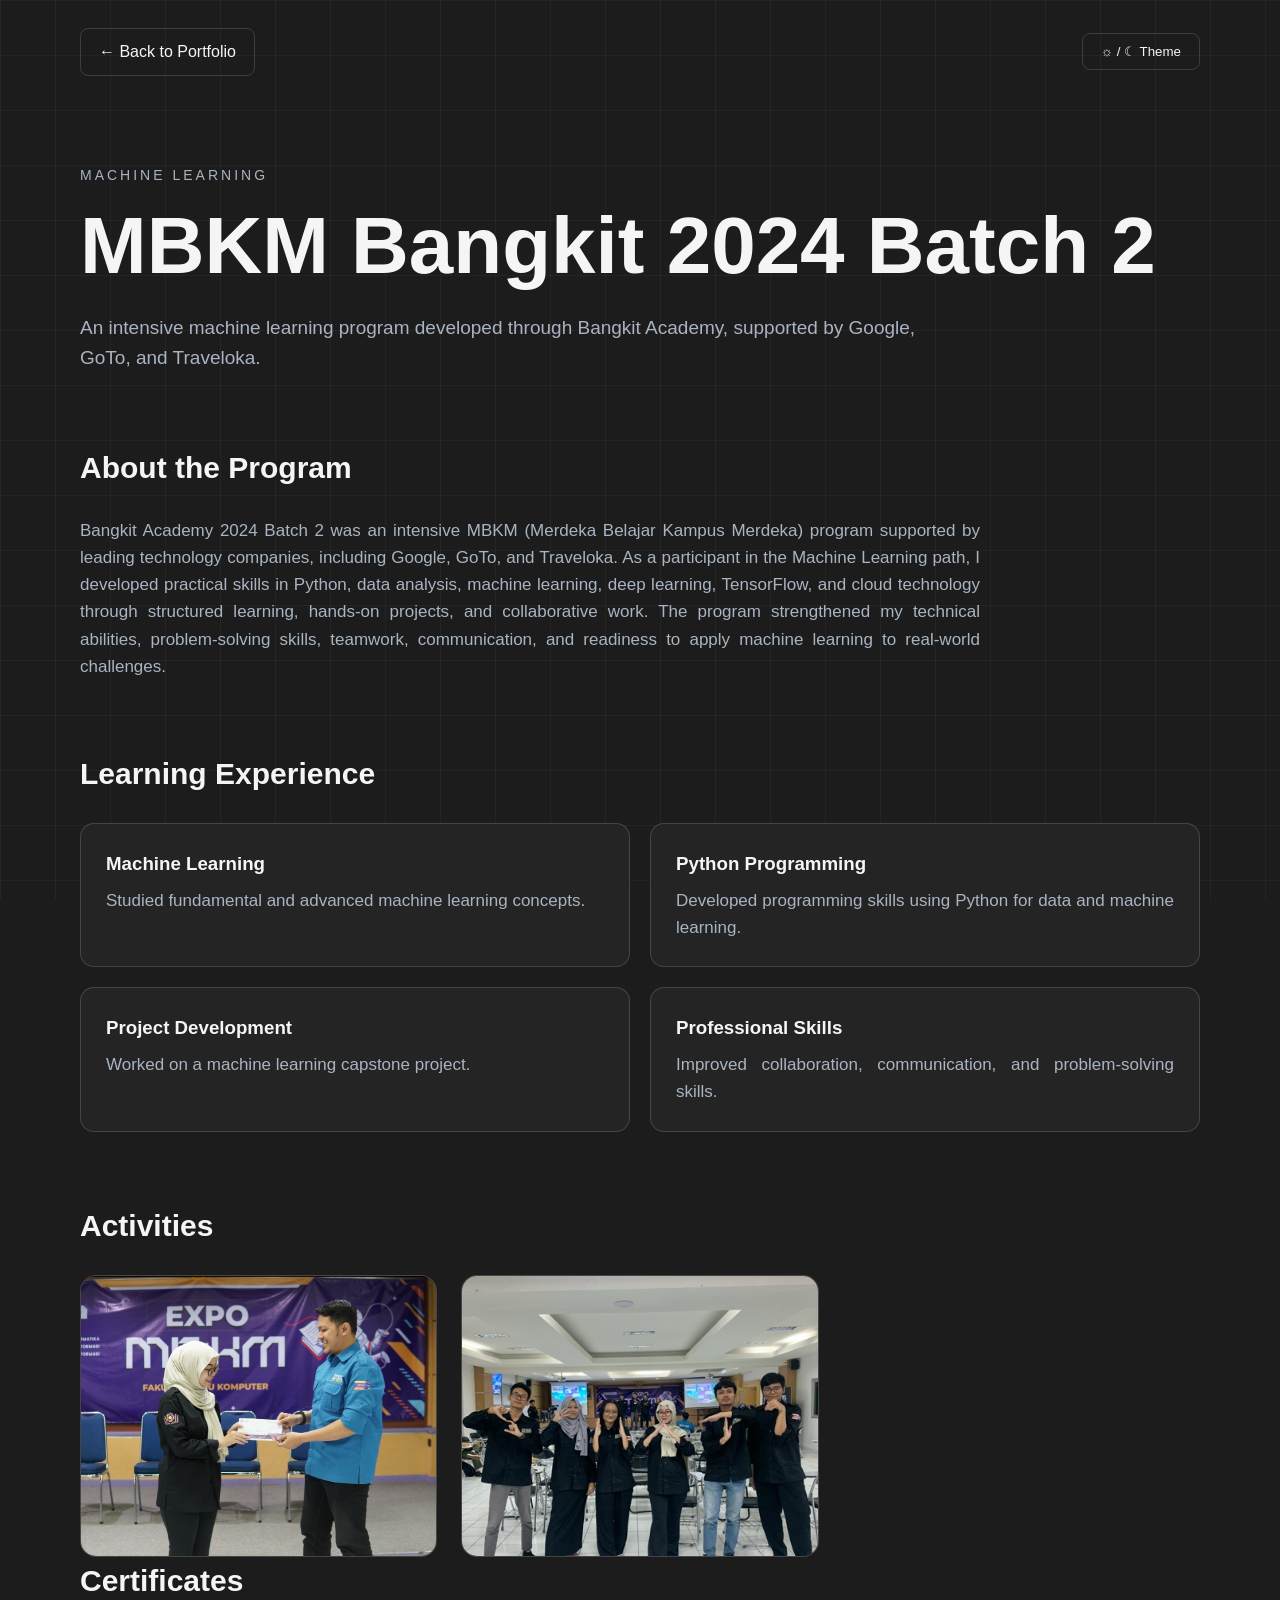
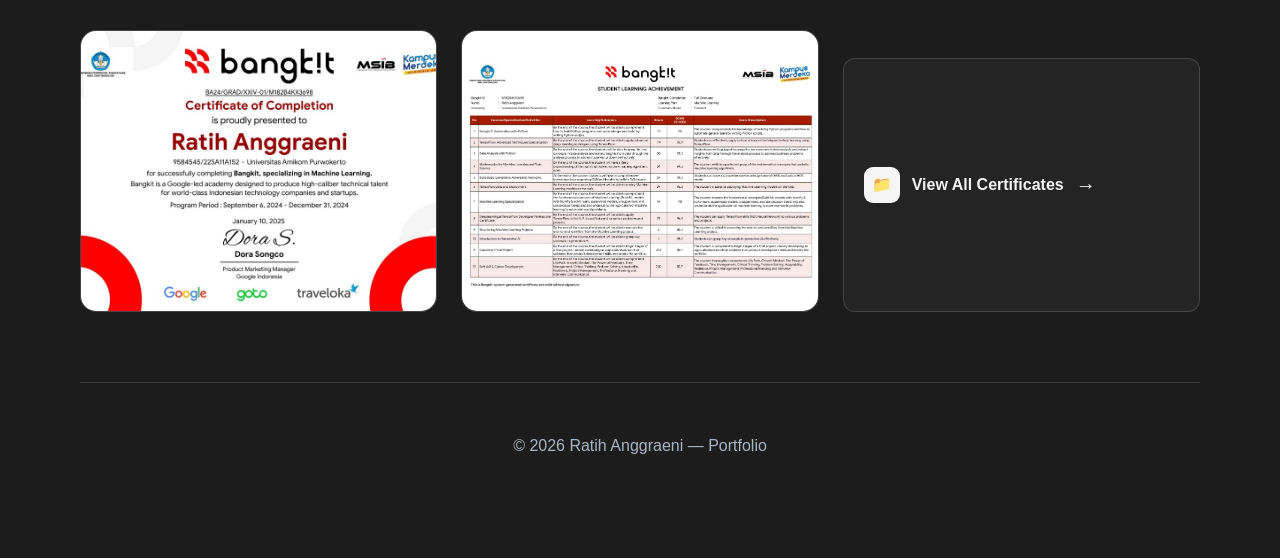
<file: bangkit-2024.html>
<!DOCTYPE html>
<html lang="en">

<head>

<meta charset="UTF-8">
<meta name="viewport" content="width=device-width, initial-scale=1.0">

<title>Bangkit Academy 2024 | Ratih Anggraeni</title>

<style>

/* RESET */

* {
    margin: 0;
    padding: 0;
    box-sizing: border-box;
}


/* THEME */

:root {
    --bg: #1c1c1c;
    --surface: #242424;
    --text: #f5f5f5;
    --muted: #a9b4c2;
    --border: rgba(255,255,255,0.15);
    --grid: rgba(255,255,255,0.035);
}

[data-theme="light"] {
    --bg: #f7f7f7;
    --surface: #ffffff;
    --text: #1c1c1c;
    --muted: #5f6b78;
    --border: rgba(0,0,0,0.15);
    --grid: rgba(0,0,0,0.05);
}


/* BODY */

body {
    min-height: 100vh;
    background: var(--bg);
    color: var(--text);
    font-family: Arial, Helvetica, sans-serif;
    line-height: 1.6;
    transition: 0.3s ease;
}


body::before {
    content: "";
    position: fixed;
    inset: 0;
    z-index: -1;

    background-image:
        linear-gradient(var(--grid) 1px, transparent 1px),
        linear-gradient(90deg, var(--grid) 1px, transparent 1px);

    background-size: 55px 55px;
}


/* HEADER */

.page-header {
    max-width: 1200px;
    margin: auto;
    padding: 28px 40px;

    display: flex;
    justify-content: space-between;
    align-items: center;
}


.back-button,
.theme-toggle {
    padding: 10px 18px;

    color: var(--text);
    background: transparent;

    border: 1px solid var(--border);
    border-radius: 8px;

    text-decoration: none;
    cursor: pointer;
}


.back-button:hover,
.theme-toggle:hover {
    background: var(--text);
    color: var(--bg);
}


/* MAIN */

.page-container {
    max-width: 1200px;
    margin: auto;
    padding: 60px 40px 100px;
}


.page-label {
    color: var(--muted);
    letter-spacing: 3px;
    font-size: 14px;
    text-transform: uppercase;
    margin-bottom: 18px;
}


h1 {
    font-size: clamp(42px, 7vw, 80px);
    line-height: 1.05;
    margin-bottom: 25px;
}


.intro {
    max-width: 850px;
    color: var(--muted);
    font-size: 19px;
    margin-bottom: 70px;
}


.content-section {
    margin-bottom: 70px;
}


.content-section h2 {
    font-size: 30px;
    margin-bottom: 25px;
}


.content-section p {
    max-width: 900px;
    color: var(--muted);
    font-size: 17px;
    text-align: justify;
    margin-bottom: 18px;
}


/* IMAGE */

.company-image {
    width: 100%;
    max-height: 500px;
    object-fit: cover;

    border: 1px solid var(--border);
    border-radius: 16px;

    margin-bottom: 30px;
}


/* DETAILS */

.details-box {
    display: grid;
    grid-template-columns: repeat(2, 1fr);
    gap: 20px;
}


.detail-item {
    padding: 25px;

    background: var(--surface);
    border: 1px solid var(--border);
    border-radius: 14px;
}


.detail-item h3 {
    margin-bottom: 8px;
}


.detail-item p {
    margin: 0;
}


/* GALLERY */

.gallery-grid {
    display: grid;
    grid-template-columns: repeat(3, 1fr);
    gap: 24px;
}


.gallery-card {
    overflow: hidden;

    background: var(--surface);
    border: 1px solid var(--border);
    border-radius: 16px;
}


.gallery-card img {
    width: 100%;
    height: 280px;

    display: block;
    object-fit: cover;

    transition: 0.4s ease;
}


.gallery-card:hover img {
    transform: scale(1.05);
}


footer {
    padding-top: 50px;
    border-top: 1px solid var(--border);

    color: var(--muted);
    text-align: center;
}


@media (max-width: 800px) {

    .page-header {
        padding: 22px 20px;
    }

    .page-container {
        padding: 40px 20px 70px;
    }

    .gallery-grid,
    .details-box {
        grid-template-columns: 1fr;
    }

    h1 {
        font-size: 48px;
    }

}

.certificate-button {
    display: inline-flex !important;
    align-items: center;
    gap: 12px;

    margin-top: 28px;
    padding: 14px 20px;

    color: var(--text) !important;
    background: var(--surface) !important;

    border: 1px solid var(--border) !important;
    border-radius: 12px;

    text-decoration: none !important;
    font-weight: 600;

    transition: all 0.3s ease;
}

.certificate-button:hover {
    color: var(--text) !important;
    background: var(--surface) !important;

    border-color: var(--text) !important;

    transform: translateY(-5px);

    box-shadow: 0 12px 25px rgba(0, 0, 0, 0.25);
}

.button-icon {
    width: 36px;
    height: 36px;

    display: flex;
    align-items: center;
    justify-content: center;

    color: var(--bg);
    background: var(--text);

    border-radius: 9px;
}

.button-arrow {
    font-size: 20px;
    transition: transform 0.3s ease;
}

.certificate-button:hover .button-arrow {
    transform: translateX(6px);
}

</style>

</head>


<body data-theme="dark">


<header class="page-header">

<a href="index.html" class="back-button">
← Back to Portfolio
</a>

<button class="theme-toggle" onclick="toggleTheme()">
☼ / ☾ Theme
</button>

</header>


<main class="page-container">


<div class="page-label">
Machine Learning
</div>


<h1>
MBKM Bangkit 2024 Batch 2
</h1>


<p class="intro">
An intensive machine learning program developed through Bangkit Academy,
supported by Google, GoTo, and Traveloka.
</p>


<section class="content-section">

<h2>
About the Program
</h2>

<p>
Bangkit Academy 2024 Batch 2 was an intensive MBKM (Merdeka Belajar Kampus Merdeka) program supported by leading technology companies, including Google, GoTo, and Traveloka. As a participant in the Machine Learning path, I developed practical skills in Python, data analysis, machine learning, deep learning, TensorFlow, and cloud technology through structured learning, hands-on projects, and collaborative work.

The program strengthened my technical abilities, problem-solving skills, teamwork, communication, and readiness to apply machine learning to real-world challenges.
</p>

</section>


<section class="content-section">

<h2>
Learning Experience
</h2>

<div class="details-box">

<div class="detail-item">
<h3>Machine Learning</h3>
<p>
Studied fundamental and advanced machine learning concepts.
</p>
</div>

<div class="detail-item">
<h3>Python Programming</h3>
<p>
Developed programming skills using Python for data and machine learning.
</p>
</div>

<div class="detail-item">
<h3>Project Development</h3>
<p>
Worked on a machine learning capstone project.
</p>
</div>

<div class="detail-item">
<h3>Professional Skills</h3>
<p>
Improved collaboration, communication, and problem-solving skills.
</p>
</div>

</div>

</section>


<section class="content-section">

<h2>
Activities
</h2>

<div class="gallery-grid">

<div class="gallery-card">
<img src="images/bangkit/activity-1.jpg" alt="Bangkit Activity">
</div>

<div class="gallery-card">
<img src="images/bangkit/activity-2.jpg" alt="Bangkit Activity">
</div>

</div>

<h2>
Certificates
</h2>

<div class="gallery-grid">

<div class="gallery-card">
<img src="images/bangkit/certificate-1.jpg" alt="Bangkit Certificate">
</div>

<div class="gallery-card">
<img src="images/bangkit/certificate-2.jpg" alt="Bangkit Certificate">
</div>

<a
    href="https://drive.google.com/drive/folders/1hyVDLtTiae10vjv9vCF0_uBJUnQVlioI?usp=sharing"
    target="_blank"
    class="certificate-button"
>
    <span class="button-icon">
        📁
    </span>

    <span class="button-text">
        View All Certificates
    </span>

    <span class="button-arrow">
        →
    </span>
</a>

</div>

</section>


<footer>
© 2026 Ratih Anggraeni — Portfolio
</footer>


</main>


<script>

function toggleTheme() {

const body = document.body;

const currentTheme =
body.getAttribute("data-theme");

body.setAttribute(
"data-theme",
currentTheme === "dark" ? "light" : "dark"
);

}

</script>


</body>

</html>
</file>
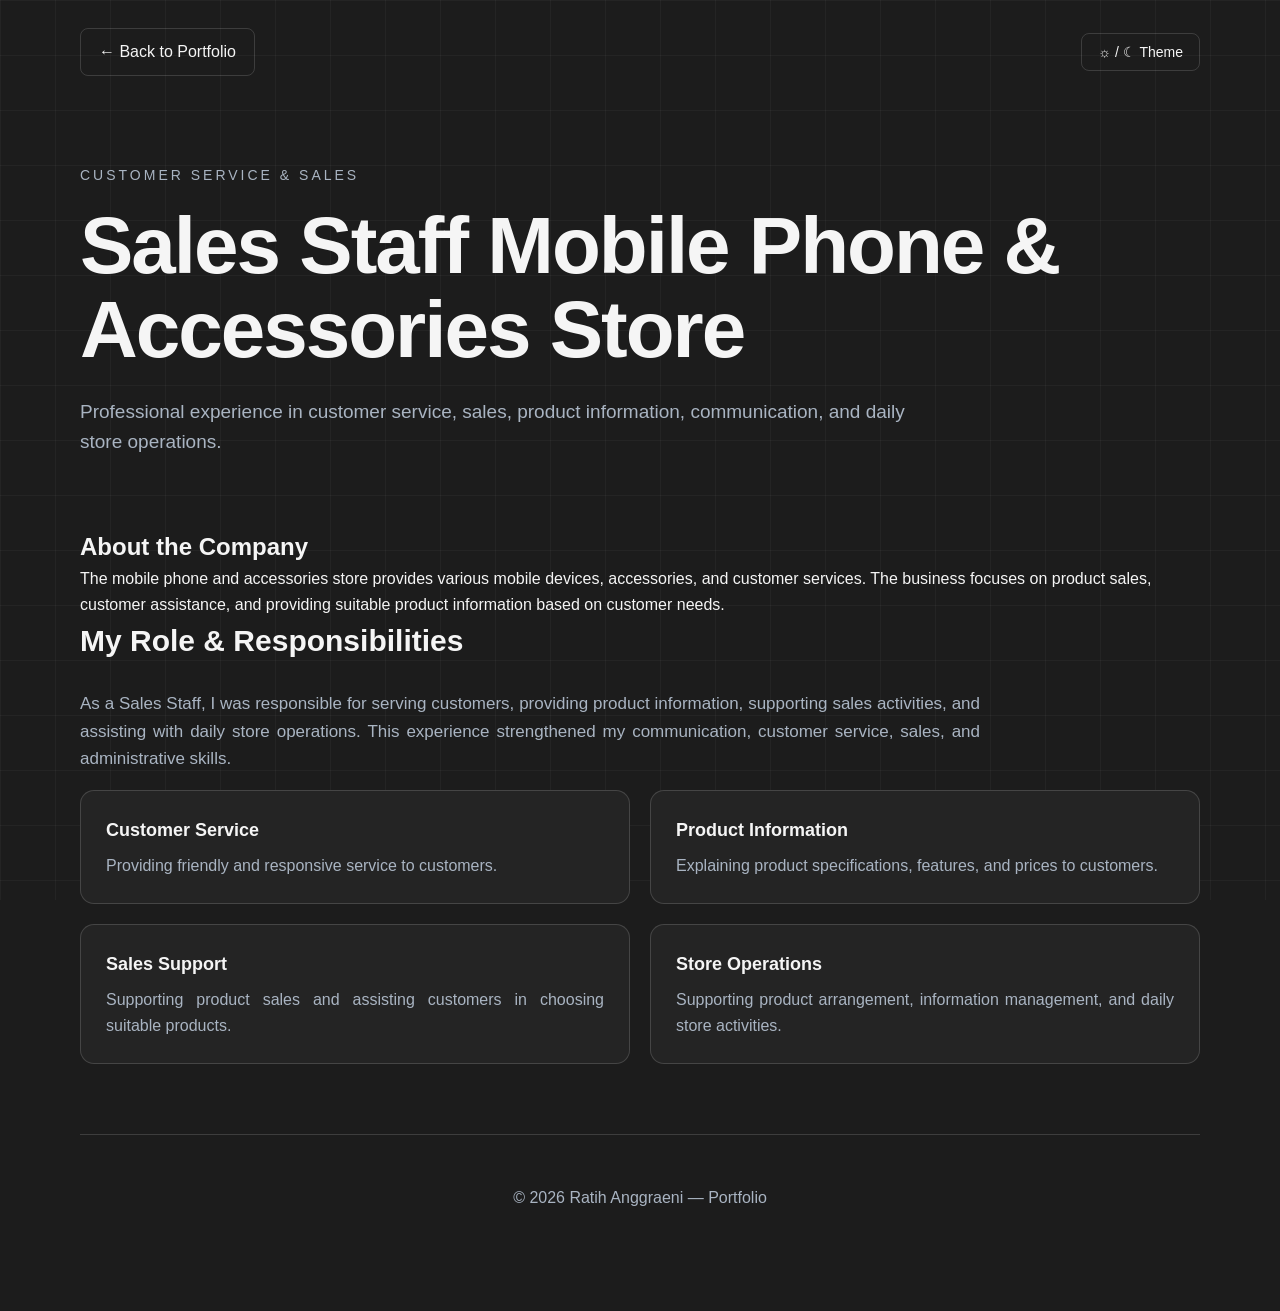
<file: cs.html>
<!DOCTYPE html>
<html lang="en">

<head>
    <meta charset="UTF-8">
    <meta name="viewport" content="width=device-width, initial-scale=1.0">

    <title>Sales Staff | Ratih Anggraeni</title>

    <style>

        /* =========================
           RESET
        ========================= */

        * {
            margin: 0;
            padding: 0;
            box-sizing: border-box;
        }


        /* =========================
           THEME
        ========================= */

        :root {
            --bg: #1c1c1c;
            --surface: #242424;
            --text: #f5f5f5;
            --muted: #a9b4c2;
            --border: rgba(255, 255, 255, 0.15);
            --grid: rgba(255, 255, 255, 0.035);
        }

        [data-theme="light"] {
            --bg: #f7f7f7;
            --surface: #ffffff;
            --text: #1c1c1c;
            --muted: #5f6b78;
            --border: rgba(0, 0, 0, 0.15);
            --grid: rgba(0, 0, 0, 0.05);
        }


        /* =========================
           BODY
        ========================= */

        body {
            min-height: 100vh;
            background: var(--bg);
            color: var(--text);
            font-family: Arial, Helvetica, sans-serif;
            line-height: 1.6;
            transition: background 0.3s ease, color 0.3s ease;
        }


        /* =========================
           BACKGROUND GRID
        ========================= */

        body::before {
            content: "";
            position: fixed;
            inset: 0;
            pointer-events: none;
            z-index: -1;

            background-image:
                linear-gradient(var(--grid) 1px, transparent 1px),
                linear-gradient(90deg, var(--grid) 1px, transparent 1px);

            background-size: 55px 55px;
        }


        /* =========================
           HEADER
        ========================= */

        .page-header {
            max-width: 1200px;
            margin: auto;
            padding: 28px 40px;

            display: flex;
            justify-content: space-between;
            align-items: center;
        }


        .back-button {
            display: inline-flex;
            align-items: center;
            gap: 8px;

            padding: 10px 18px;

            color: var(--text);
            border: 1px solid var(--border);
            border-radius: 8px;

            text-decoration: none;
            transition: 0.3s ease;
        }


        .back-button:hover {
            background: var(--text);
            color: var(--bg);
            transform: translateX(-5px);
        }


        .theme-toggle {
            border: 1px solid var(--border);
            background: transparent;
            color: var(--text);

            padding: 10px 16px;
            border-radius: 8px;

            cursor: pointer;
            font-size: 14px;
        }


        /* =========================
           MAIN
        ========================= */

        .page-container {
            max-width: 1200px;
            margin: auto;
            padding: 60px 40px 100px;
        }


        .page-label {
            color: var(--muted);
            font-size: 14px;
            letter-spacing: 3px;
            text-transform: uppercase;
            margin-bottom: 18px;
        }


        h1 {
            font-size: clamp(42px, 7vw, 80px);
            line-height: 1.05;
            letter-spacing: -2px;
            margin-bottom: 25px;
        }


        .intro {
            max-width: 850px;
            color: var(--muted);
            font-size: 19px;
            margin-bottom: 70px;
        }


        /* =========================
           CONTENT SECTION
        ========================= */

        .content-section {
            margin-bottom: 70px;
        }


        .content-section h2 {
            font-size: 30px;
            margin-bottom: 25px;
        }


        .content-section p {
            max-width: 900px;
            color: var(--muted);
            font-size: 17px;
            text-align: justify;
            margin-bottom: 18px;
        }


        /* =========================
           COMPANY IMAGE
        ========================= */

        .company-image {
            width: 100%;
            max-height: 500px;

            object-fit: cover;

            border-radius: 16px;
            border: 1px solid var(--border);

            margin-bottom: 30px;
        }


        /* =========================
           GALLERY
        ========================= */

        .gallery-grid {
            display: grid;
            grid-template-columns: repeat(3, 1fr);
            gap: 24px;
        }


        .gallery-card {
            overflow: hidden;

            border: 1px solid var(--border);
            border-radius: 16px;

            background: var(--surface);

            transition: 0.4s ease;
        }


        .gallery-card:hover {
            transform: translateY(-8px);
            box-shadow: 0 20px 40px rgba(0, 0, 0, 0.3);
        }


        .gallery-card img {
            width: 100%;
            height: 260px;

            display: block;

            object-fit: cover;

            transition: 0.4s ease;
        }


        .gallery-card:hover img {
            transform: scale(1.05);
        }


        /* =========================
           JOB DETAILS
        ========================= */

        .details-box {
            display: grid;
            grid-template-columns: repeat(2, 1fr);
            gap: 20px;
        }


        .detail-item {
            padding: 25px;

            border: 1px solid var(--border);
            border-radius: 14px;

            background: var(--surface);
        }


        .detail-item h3 {
            margin-bottom: 8px;
            font-size: 18px;
        }


        .detail-item p {
            margin: 0;
            font-size: 16px;
        }


        /* =========================
           FOOTER
        ========================= */

        footer {
            padding-top: 50px;
            border-top: 1px solid var(--border);

            color: var(--muted);
            text-align: center;
        }


        /* =========================
           RESPONSIVE
        ========================= */

        @media (max-width: 800px) {

            .page-header {
                padding: 22px 20px;
            }

            .page-container {
                padding: 40px 20px 70px;
            }

            .gallery-grid,
            .details-box {
                grid-template-columns: 1fr;
            }

            h1 {
                font-size: 48px;
            }

        }

    </style>
</head>


<body data-theme="dark">


    <!-- HEADER -->

    <header class="page-header">

        <a href="index.html" class="back-button">
            ← Back to Portfolio
        </a>

        <button class="theme-toggle" onclick="toggleTheme()">
            ☼ / ☾ Theme
        </button>

    </header>


    <!-- MAIN -->

    <main class="page-container">


        <div class="page-label">
    Customer Service & Sales
</div>

<h1>
    Sales Staff Mobile Phone & Accessories Store
</h1>

<p class="intro">
    Professional experience in customer service, sales, product information,
    communication, and daily store operations.
</p>


        <!-- COMPANY -->

       <h2>
    About the Company
</h2>


<p>
    The mobile phone and accessories store provides various mobile devices,
    accessories, and customer services. The business focuses on product sales,
    customer assistance, and providing suitable product information based on customer needs.
</p>

        <!-- JOB -->

        <section class="content-section">

            <h2>
    My Role & Responsibilities
</h2>

<p>
    As a Sales Staff, I was responsible for serving customers, providing product
    information, supporting sales activities, and assisting with daily store operations.
    This experience strengthened my communication, customer service, sales, and administrative skills.
</p>

<div class="details-box">

    <div class="detail-item">
        <h3>Customer Service</h3>
        <p>
            Providing friendly and responsive service to customers.
        </p>
    </div>

    <div class="detail-item">
        <h3>Product Information</h3>
        <p>
            Explaining product specifications, features, and prices to customers.
        </p>
    </div>

    <div class="detail-item">
        <h3>Sales Support</h3>
        <p>
            Supporting product sales and assisting customers in choosing suitable products.
        </p>
    </div>

    <div class="detail-item">
        <h3>Store Operations</h3>
        <p>
            Supporting product arrangement, information management, and daily store activities.
        </p>
    </div>

</div>

        </section>


        </section>


        <footer>
            © 2026 Ratih Anggraeni — Portfolio
        </footer>


    </main>


    <script>

        function toggleTheme() {

            const body = document.body;

            const currentTheme =
                body.getAttribute("data-theme");

            if (currentTheme === "dark") {

                body.setAttribute("data-theme", "light");

            } else {

                body.setAttribute("data-theme", "dark");

            }

        }

    </script>


</body>

</html>
</file>
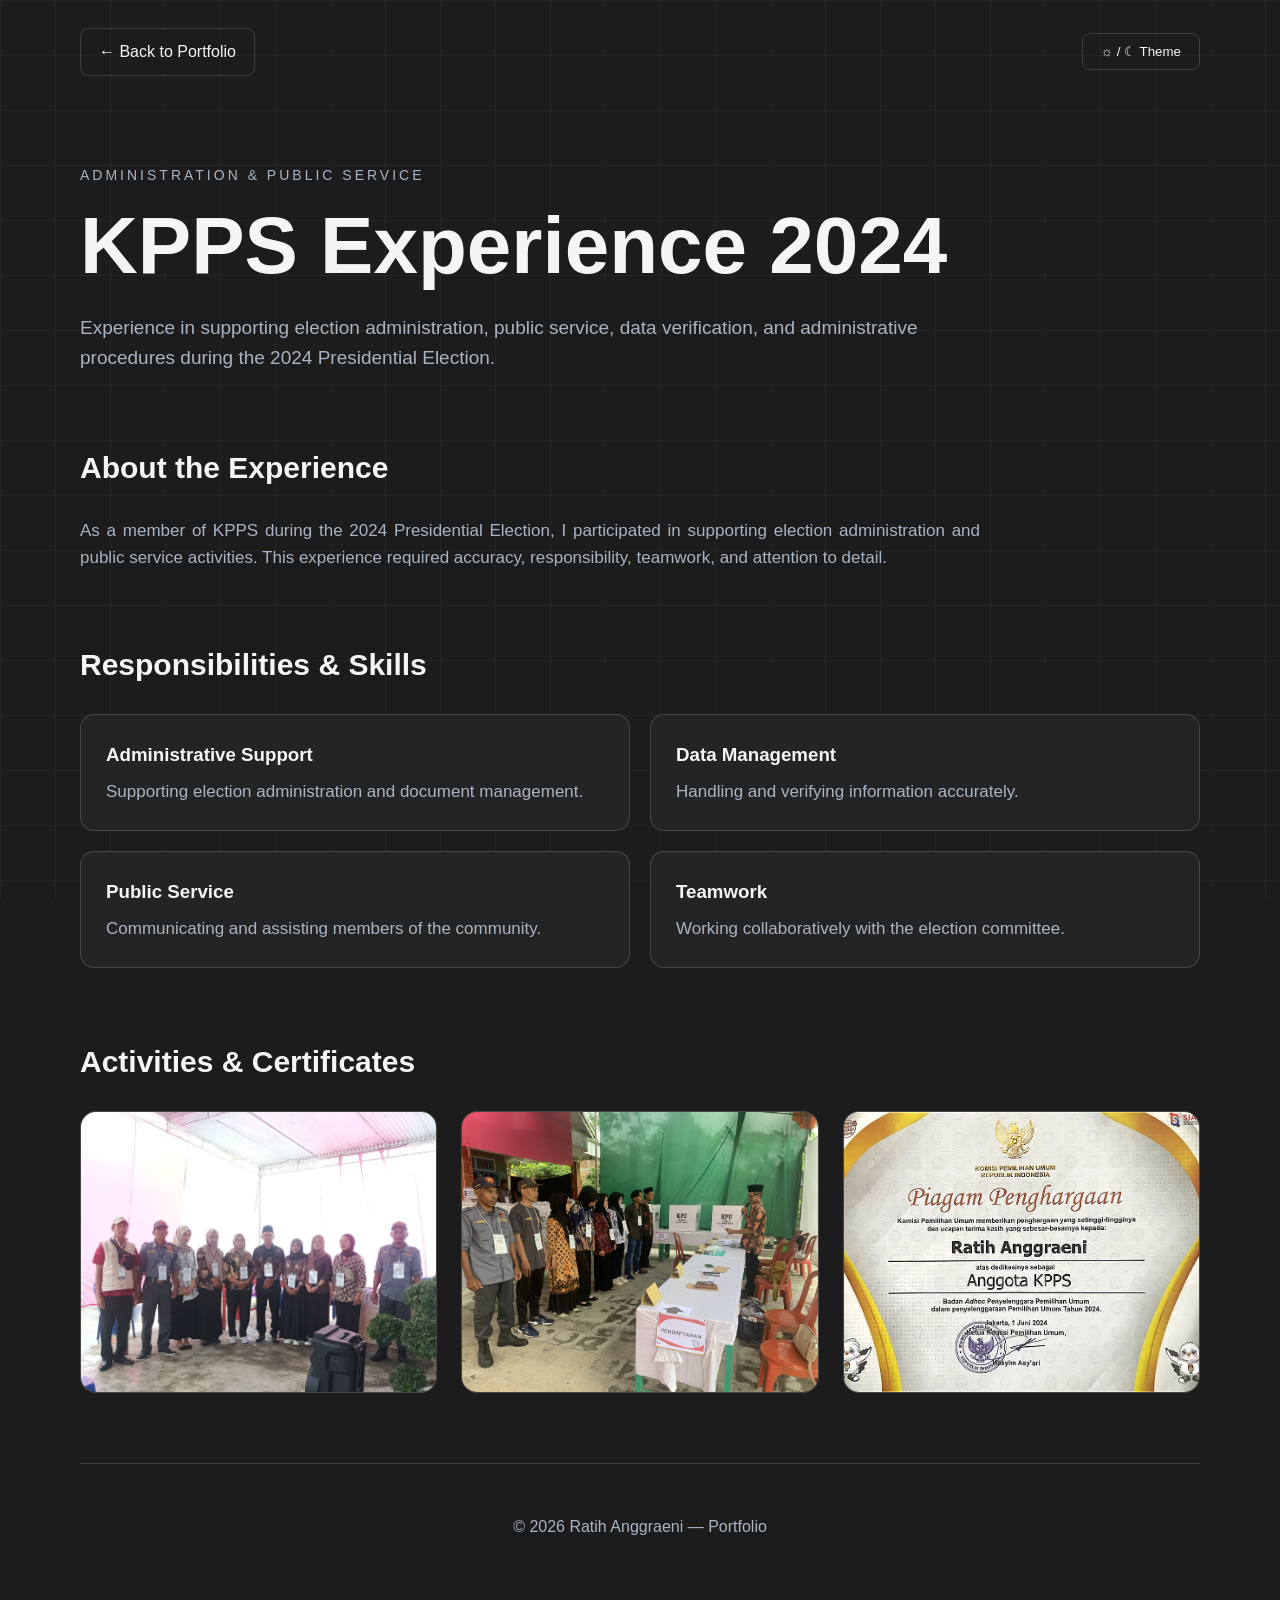
<file: kpps-2024.html>
<!DOCTYPE html>
<html lang="en">

<head>

<meta charset="UTF-8">
<meta name="viewport" content="width=device-width, initial-scale=1.0">

<title>KPPS 2024 | Ratih Anggraeni</title>

<style>

/* RESET */

* {
    margin: 0;
    padding: 0;
    box-sizing: border-box;
}


/* THEME */

:root {
    --bg: #1c1c1c;
    --surface: #242424;
    --text: #f5f5f5;
    --muted: #a9b4c2;
    --border: rgba(255,255,255,0.15);
    --grid: rgba(255,255,255,0.035);
}

[data-theme="light"] {
    --bg: #f7f7f7;
    --surface: #ffffff;
    --text: #1c1c1c;
    --muted: #5f6b78;
    --border: rgba(0,0,0,0.15);
    --grid: rgba(0,0,0,0.05);
}


/* BODY */

body {
    min-height: 100vh;
    background: var(--bg);
    color: var(--text);
    font-family: Arial, Helvetica, sans-serif;
    line-height: 1.6;
    transition: 0.3s ease;
}


body::before {
    content: "";
    position: fixed;
    inset: 0;
    z-index: -1;

    background-image:
        linear-gradient(var(--grid) 1px, transparent 1px),
        linear-gradient(90deg, var(--grid) 1px, transparent 1px);

    background-size: 55px 55px;
}


/* HEADER */

.page-header {
    max-width: 1200px;
    margin: auto;
    padding: 28px 40px;

    display: flex;
    justify-content: space-between;
    align-items: center;
}


.back-button,
.theme-toggle {
    padding: 10px 18px;

    color: var(--text);
    background: transparent;

    border: 1px solid var(--border);
    border-radius: 8px;

    text-decoration: none;
    cursor: pointer;
}


.back-button:hover,
.theme-toggle:hover {
    background: var(--text);
    color: var(--bg);
}


/* MAIN */

.page-container {
    max-width: 1200px;
    margin: auto;
    padding: 60px 40px 100px;
}


.page-label {
    color: var(--muted);
    letter-spacing: 3px;
    font-size: 14px;
    text-transform: uppercase;
    margin-bottom: 18px;
}


h1 {
    font-size: clamp(42px, 7vw, 80px);
    line-height: 1.05;
    margin-bottom: 25px;
}


.intro {
    max-width: 850px;
    color: var(--muted);
    font-size: 19px;
    margin-bottom: 70px;
}


.content-section {
    margin-bottom: 70px;
}


.content-section h2 {
    font-size: 30px;
    margin-bottom: 25px;
}


.content-section p {
    max-width: 900px;
    color: var(--muted);
    font-size: 17px;
    text-align: justify;
    margin-bottom: 18px;
}


/* IMAGE */

.company-image {
    width: 100%;
    max-height: 500px;
    object-fit: cover;

    border: 1px solid var(--border);
    border-radius: 16px;

    margin-bottom: 30px;
}


/* DETAILS */

.details-box {
    display: grid;
    grid-template-columns: repeat(2, 1fr);
    gap: 20px;
}


.detail-item {
    padding: 25px;

    background: var(--surface);
    border: 1px solid var(--border);
    border-radius: 14px;
}


.detail-item h3 {
    margin-bottom: 8px;
}


.detail-item p {
    margin: 0;
}


/* GALLERY */

.gallery-grid {
    display: grid;
    grid-template-columns: repeat(3, 1fr);
    gap: 24px;
}


.gallery-card {
    overflow: hidden;

    background: var(--surface);
    border: 1px solid var(--border);
    border-radius: 16px;
}


.gallery-card img {
    width: 100%;
    height: 280px;

    display: block;
    object-fit: cover;

    transition: 0.4s ease;
}


.gallery-card:hover img {
    transform: scale(1.05);
}


footer {
    padding-top: 50px;
    border-top: 1px solid var(--border);

    color: var(--muted);
    text-align: center;
}


@media (max-width: 800px) {

    .page-header {
        padding: 22px 20px;
    }

    .page-container {
        padding: 40px 20px 70px;
    }

    .gallery-grid,
    .details-box {
        grid-template-columns: 1fr;
    }

    h1 {
        font-size: 48px;
    }

}

</style>

</head>


<body data-theme="dark">


<header class="page-header">

<a href="index.html" class="back-button">
← Back to Portfolio
</a>

<button class="theme-toggle" onclick="toggleTheme()">
☼ / ☾ Theme
</button>

</header>


<main class="page-container">


<div class="page-label">
Administration & Public Service
</div>

<h1>
KPPS Experience 2024
</h1>

<p class="intro">
Experience in supporting election administration, public service,
data verification, and administrative procedures during the 2024 Presidential Election.
</p>


<section class="content-section">

<h2>
About the Experience
</h2>

<p>
As a member of KPPS during the 2024 Presidential Election, I participated
in supporting election administration and public service activities.
This experience required accuracy, responsibility, teamwork, and attention to detail.
</p>

</section>


<section class="content-section">

<h2>
Responsibilities & Skills
</h2>

<div class="details-box">

<div class="detail-item">
<h3>Administrative Support</h3>
<p>
Supporting election administration and document management.
</p>
</div>

<div class="detail-item">
<h3>Data Management</h3>
<p>
Handling and verifying information accurately.
</p>
</div>

<div class="detail-item">
<h3>Public Service</h3>
<p>
Communicating and assisting members of the community.
</p>
</div>

<div class="detail-item">
<h3>Teamwork</h3>
<p>
Working collaboratively with the election committee.
</p>
</div>

</div>

</section>


<section class="content-section">

<h2>
Activities & Certificates
</h2>

<div class="gallery-grid">

<div class="gallery-card">
<img src="images/kpps/activity-1.jpg" alt="KPPS Activity">
</div>

<div class="gallery-card">
<img src="images/kpps/activity-2.jpg" alt="KPPS Activity">
</div>

<div class="gallery-card">
<img src="images/kpps/certificate.jpg" alt="KPPS Certificate">
</div>

</div>

</section>


<footer>
© 2026 Ratih Anggraeni — Portfolio
</footer>


</main>


<script>

function toggleTheme() {

const body = document.body;

const currentTheme =
body.getAttribute("data-theme");

body.setAttribute(
"data-theme",
currentTheme === "dark" ? "light" : "dark"
);

}

</script>


</body>

</html>
</file>
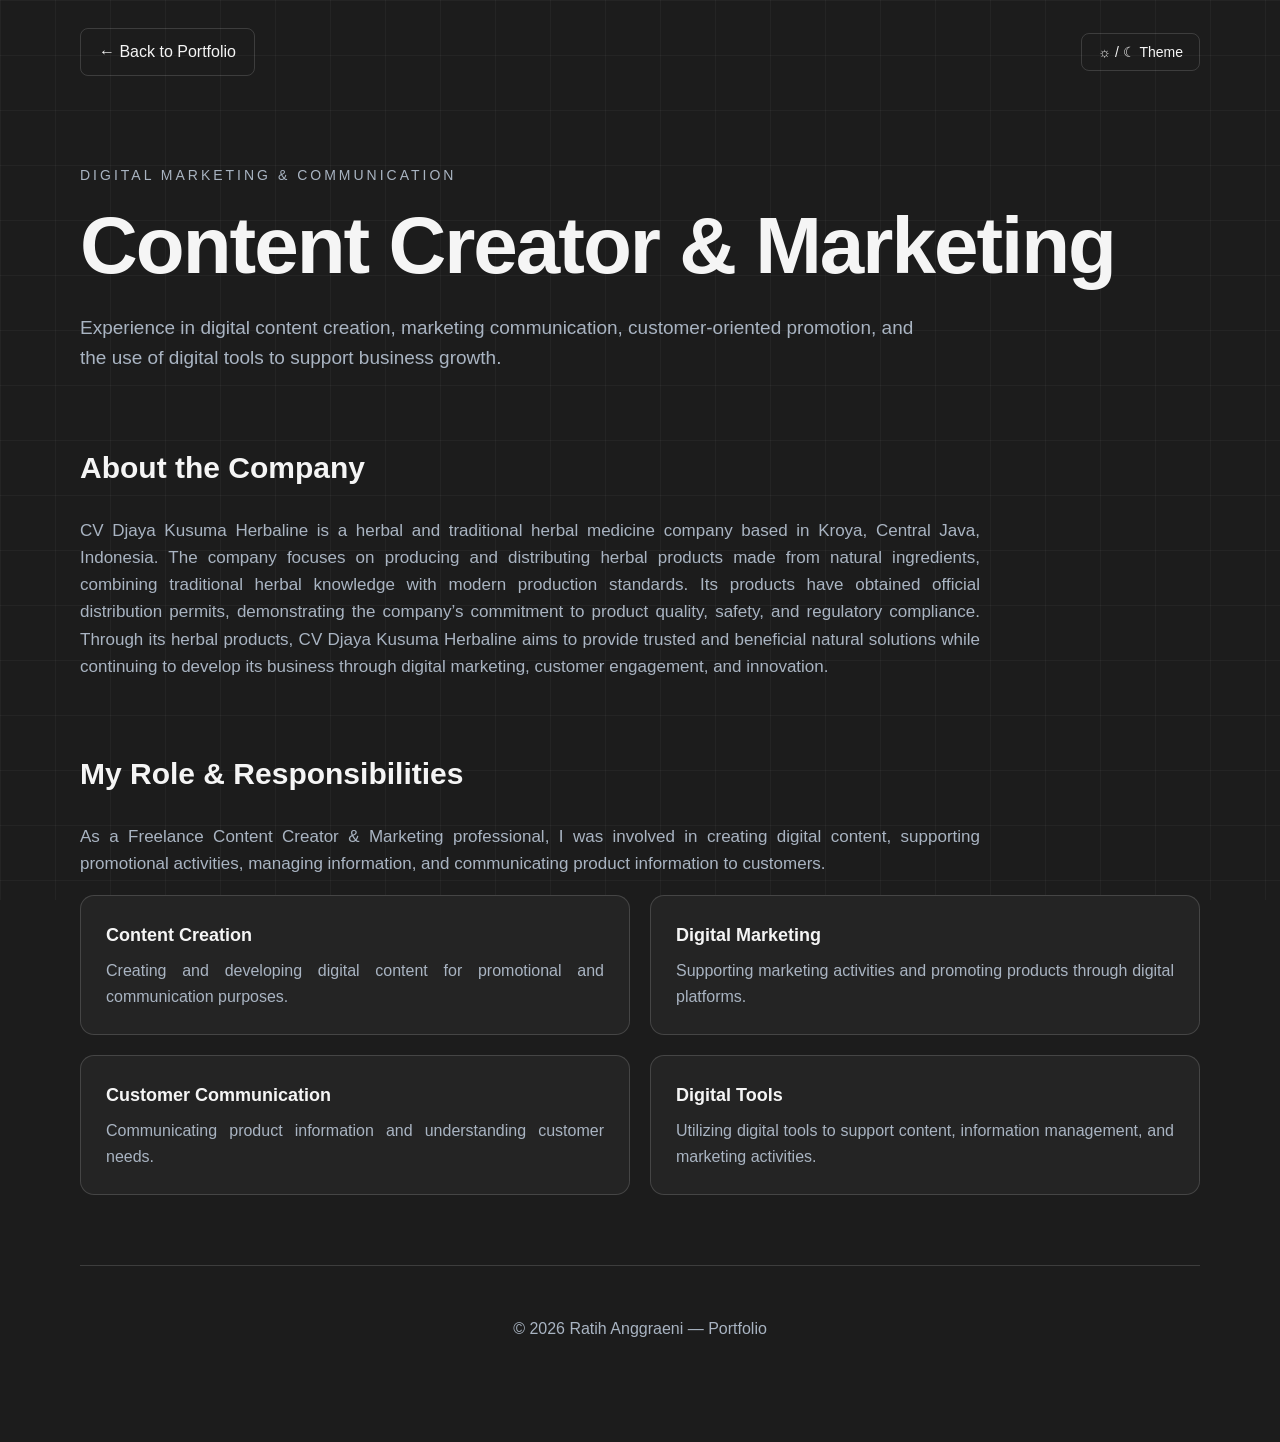
<file: marketing.html>
<!DOCTYPE html>
<html lang="en">

<head>
    <meta charset="UTF-8">
    <meta name="viewport" content="width=device-width, initial-scale=1.0">

    <title>Content Creator & Marketing | Ratih Anggraeni</title>

    <style>

        /* =========================
           RESET
        ========================= */

        * {
            margin: 0;
            padding: 0;
            box-sizing: border-box;
        }


        /* =========================
           THEME
        ========================= */

        :root {
            --bg: #1c1c1c;
            --surface: #242424;
            --text: #f5f5f5;
            --muted: #a9b4c2;
            --border: rgba(255, 255, 255, 0.15);
            --grid: rgba(255, 255, 255, 0.035);
        }

        [data-theme="light"] {
            --bg: #f7f7f7;
            --surface: #ffffff;
            --text: #1c1c1c;
            --muted: #5f6b78;
            --border: rgba(0, 0, 0, 0.15);
            --grid: rgba(0, 0, 0, 0.05);
        }


        /* =========================
           BODY
        ========================= */

        body {
            min-height: 100vh;
            background: var(--bg);
            color: var(--text);
            font-family: Arial, Helvetica, sans-serif;
            line-height: 1.6;
            transition: background 0.3s ease, color 0.3s ease;
        }


        /* =========================
           BACKGROUND GRID
        ========================= */

        body::before {
            content: "";
            position: fixed;
            inset: 0;
            pointer-events: none;
            z-index: -1;

            background-image:
                linear-gradient(var(--grid) 1px, transparent 1px),
                linear-gradient(90deg, var(--grid) 1px, transparent 1px);

            background-size: 55px 55px;
        }


        /* =========================
           HEADER
        ========================= */

        .page-header {
            max-width: 1200px;
            margin: auto;
            padding: 28px 40px;

            display: flex;
            justify-content: space-between;
            align-items: center;
        }


        .back-button {
            display: inline-flex;
            align-items: center;
            gap: 8px;

            padding: 10px 18px;

            color: var(--text);
            border: 1px solid var(--border);
            border-radius: 8px;

            text-decoration: none;
            transition: 0.3s ease;
        }


        .back-button:hover {
            background: var(--text);
            color: var(--bg);
            transform: translateX(-5px);
        }


        .theme-toggle {
            border: 1px solid var(--border);
            background: transparent;
            color: var(--text);

            padding: 10px 16px;
            border-radius: 8px;

            cursor: pointer;
            font-size: 14px;
        }


        /* =========================
           MAIN
        ========================= */

        .page-container {
            max-width: 1200px;
            margin: auto;
            padding: 60px 40px 100px;
        }


        .page-label {
            color: var(--muted);
            font-size: 14px;
            letter-spacing: 3px;
            text-transform: uppercase;
            margin-bottom: 18px;
        }


        h1 {
            font-size: clamp(42px, 7vw, 80px);
            line-height: 1.05;
            letter-spacing: -2px;
            margin-bottom: 25px;
        }


        .intro {
            max-width: 850px;
            color: var(--muted);
            font-size: 19px;
            margin-bottom: 70px;
        }


        /* =========================
           CONTENT SECTION
        ========================= */

        .content-section {
            margin-bottom: 70px;
        }


        .content-section h2 {
            font-size: 30px;
            margin-bottom: 25px;
        }


        .content-section p {
            max-width: 900px;
            color: var(--muted);
            font-size: 17px;
            text-align: justify;
            margin-bottom: 18px;
        }


        /* =========================
           COMPANY IMAGE
        ========================= */

        .company-image {
            width: 100%;
            max-height: 500px;

            object-fit: cover;

            border-radius: 16px;
            border: 1px solid var(--border);

            margin-bottom: 30px;
        }


        /* =========================
           GALLERY
        ========================= */

        .gallery-grid {
            display: grid;
            grid-template-columns: repeat(3, 1fr);
            gap: 24px;
        }


        .gallery-card {
            overflow: hidden;

            border: 1px solid var(--border);
            border-radius: 16px;

            background: var(--surface);

            transition: 0.4s ease;
        }


        .gallery-card:hover {
            transform: translateY(-8px);
            box-shadow: 0 20px 40px rgba(0, 0, 0, 0.3);
        }


        .gallery-card img {
            width: 100%;
            height: 260px;

            display: block;

            object-fit: cover;

            transition: 0.4s ease;
        }


        .gallery-card:hover img {
            transform: scale(1.05);
        }


        /* =========================
           JOB DETAILS
        ========================= */

        .details-box {
            display: grid;
            grid-template-columns: repeat(2, 1fr);
            gap: 20px;
        }


        .detail-item {
            padding: 25px;

            border: 1px solid var(--border);
            border-radius: 14px;

            background: var(--surface);
        }


        .detail-item h3 {
            margin-bottom: 8px;
            font-size: 18px;
        }


        .detail-item p {
            margin: 0;
            font-size: 16px;
        }


        /* =========================
           FOOTER
        ========================= */

        footer {
            padding-top: 50px;
            border-top: 1px solid var(--border);

            color: var(--muted);
            text-align: center;
        }


        /* =========================
           RESPONSIVE
        ========================= */

        @media (max-width: 800px) {

            .page-header {
                padding: 22px 20px;
            }

            .page-container {
                padding: 40px 20px 70px;
            }

            .gallery-grid,
            .details-box {
                grid-template-columns: 1fr;
            }

            h1 {
                font-size: 48px;
            }

        }

    </style>
</head>


<body data-theme="dark">


    <!-- HEADER -->

    <header class="page-header">

        <a href="index.html" class="back-button">
            ← Back to Portfolio
        </a>

        <button class="theme-toggle" onclick="toggleTheme()">
            ☼ / ☾ Theme
        </button>

    </header>


    <!-- MAIN -->

    <main class="page-container">


        <div class="page-label">
            Digital Marketing & Communication
        </div>


        <h1>
            Content Creator & Marketing
        </h1>


        <p class="intro">
            Experience in digital content creation, marketing communication,
            customer-oriented promotion, and the use of digital tools to support business growth.
        </p>


        <!-- COMPANY -->

        <section class="content-section">

            <h2>
                About the Company
            </h2>

            <p>
                CV Djaya Kusuma Herbaline is a herbal and traditional herbal medicine company based in Kroya, Central Java, Indonesia. The company focuses on producing and distributing herbal products made from natural ingredients, combining traditional herbal knowledge with modern production standards. Its products have obtained official distribution permits, demonstrating the company’s commitment to product quality, safety, and regulatory compliance.
                Through its herbal products, CV Djaya Kusuma Herbaline aims to provide trusted and beneficial natural solutions while continuing to develop its business through digital marketing, customer engagement, and innovation.
            </p>

        </section>


        <!-- JOB -->

        <section class="content-section">

            <h2>
                My Role & Responsibilities
            </h2>

            <p>
                As a Freelance Content Creator & Marketing professional, I was involved in
                creating digital content, supporting promotional activities, managing information,
                and communicating product information to customers.
            </p>

            <div class="details-box">

                <div class="detail-item">
                    <h3>Content Creation</h3>
                    <p>
                        Creating and developing digital content for promotional and communication purposes.
                    </p>
                </div>

                <div class="detail-item">
                    <h3>Digital Marketing</h3>
                    <p>
                        Supporting marketing activities and promoting products through digital platforms.
                    </p>
                </div>

                <div class="detail-item">
                    <h3>Customer Communication</h3>
                    <p>
                        Communicating product information and understanding customer needs.
                    </p>
                </div>

                <div class="detail-item">
                    <h3>Digital Tools</h3>
                    <p>
                        Utilizing digital tools to support content, information management, and marketing activities.
                    </p>
                </div>

            </div>

        </section>


        <footer>
            © 2026 Ratih Anggraeni — Portfolio
        </footer>


    </main>


    <script>

        function toggleTheme() {

            const body = document.body;

            const currentTheme =
                body.getAttribute("data-theme");

            if (currentTheme === "dark") {

                body.setAttribute("data-theme", "light");

            } else {

                body.setAttribute("data-theme", "dark");

            }

        }

    </script>


</body>

</html>
</file>
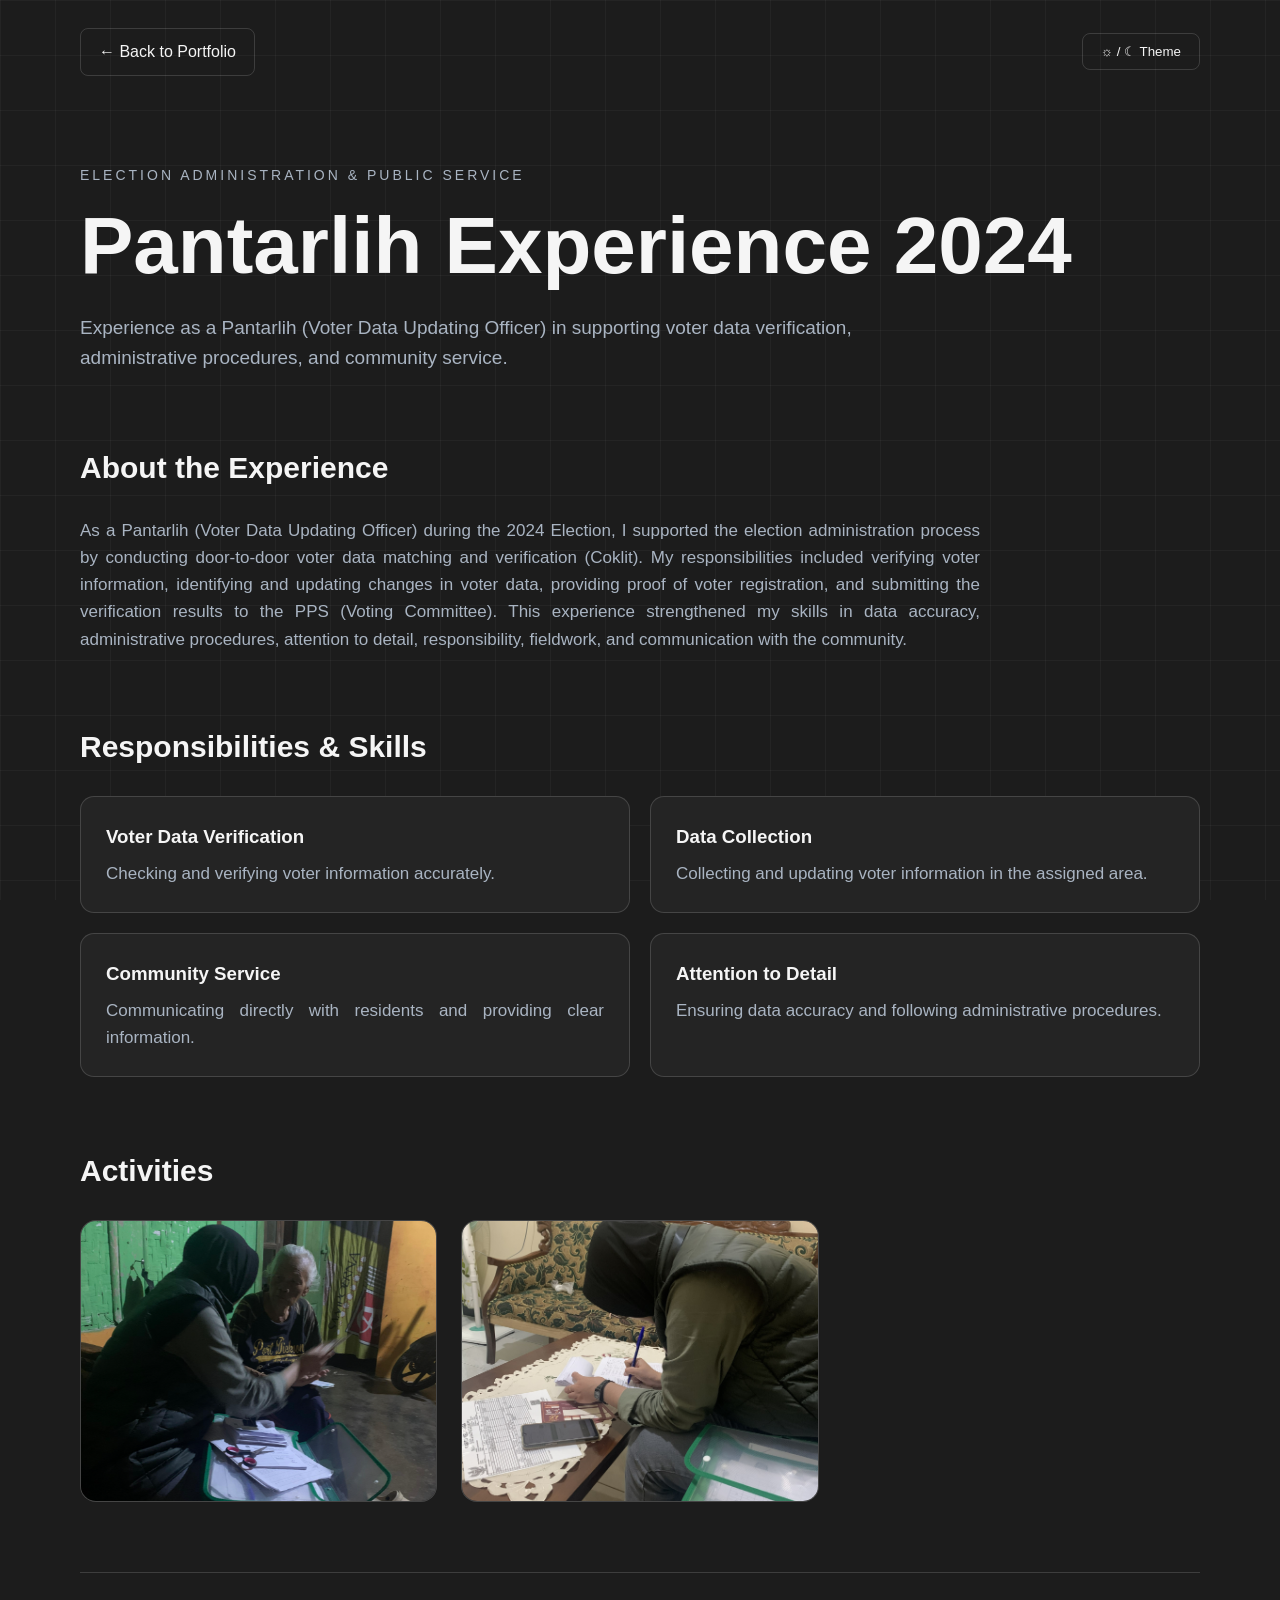
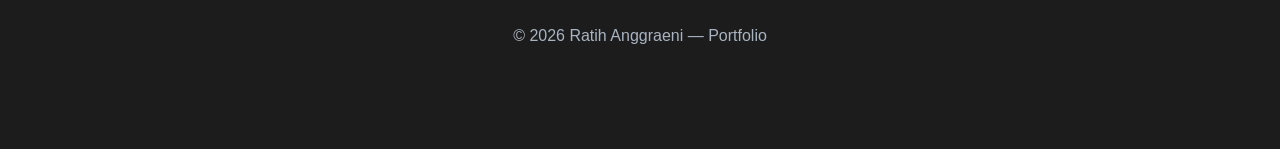
<file: pantarlih-2024.html>
<!DOCTYPE html>
<html lang="en">

<head>

<meta charset="UTF-8">
<meta name="viewport" content="width=device-width, initial-scale=1.0">

<title>Pantarlih 2024 | Ratih Anggraeni</title>

<style>

/* RESET */

* {
    margin: 0;
    padding: 0;
    box-sizing: border-box;
}


/* THEME */

:root {
    --bg: #1c1c1c;
    --surface: #242424;
    --text: #f5f5f5;
    --muted: #a9b4c2;
    --border: rgba(255,255,255,0.15);
    --grid: rgba(255,255,255,0.035);
}

[data-theme="light"] {
    --bg: #f7f7f7;
    --surface: #ffffff;
    --text: #1c1c1c;
    --muted: #5f6b78;
    --border: rgba(0,0,0,0.15);
    --grid: rgba(0,0,0,0.05);
}


/* BODY */

body {
    min-height: 100vh;
    background: var(--bg);
    color: var(--text);
    font-family: Arial, Helvetica, sans-serif;
    line-height: 1.6;
    transition: 0.3s ease;
}


body::before {
    content: "";
    position: fixed;
    inset: 0;
    z-index: -1;

    background-image:
        linear-gradient(var(--grid) 1px, transparent 1px),
        linear-gradient(90deg, var(--grid) 1px, transparent 1px);

    background-size: 55px 55px;
}


/* HEADER */

.page-header {
    max-width: 1200px;
    margin: auto;
    padding: 28px 40px;

    display: flex;
    justify-content: space-between;
    align-items: center;
}


.back-button,
.theme-toggle {
    padding: 10px 18px;

    color: var(--text);
    background: transparent;

    border: 1px solid var(--border);
    border-radius: 8px;

    text-decoration: none;
    cursor: pointer;
}


.back-button:hover,
.theme-toggle:hover {
    background: var(--text);
    color: var(--bg);
}


/* MAIN */

.page-container {
    max-width: 1200px;
    margin: auto;
    padding: 60px 40px 100px;
}


.page-label {
    color: var(--muted);
    letter-spacing: 3px;
    font-size: 14px;
    text-transform: uppercase;
    margin-bottom: 18px;
}


h1 {
    font-size: clamp(42px, 7vw, 80px);
    line-height: 1.05;
    margin-bottom: 25px;
}


.intro {
    max-width: 850px;
    color: var(--muted);
    font-size: 19px;
    margin-bottom: 70px;
}


.content-section {
    margin-bottom: 70px;
}


.content-section h2 {
    font-size: 30px;
    margin-bottom: 25px;
}


.content-section p {
    max-width: 900px;
    color: var(--muted);
    font-size: 17px;
    text-align: justify;
    margin-bottom: 18px;
}


/* IMAGE */

.company-image {
    width: 100%;
    max-height: 500px;
    object-fit: cover;

    border: 1px solid var(--border);
    border-radius: 16px;

    margin-bottom: 30px;
}


/* DETAILS */

.details-box {
    display: grid;
    grid-template-columns: repeat(2, 1fr);
    gap: 20px;
}


.detail-item {
    padding: 25px;

    background: var(--surface);
    border: 1px solid var(--border);
    border-radius: 14px;
}


.detail-item h3 {
    margin-bottom: 8px;
}


.detail-item p {
    margin: 0;
}


/* GALLERY */

.gallery-grid {
    display: grid;
    grid-template-columns: repeat(3, 1fr);
    gap: 24px;
}


.gallery-card {
    overflow: hidden;

    background: var(--surface);
    border: 1px solid var(--border);
    border-radius: 16px;
}


.gallery-card img {
    width: 100%;
    height: 280px;

    display: block;
    object-fit: cover;

    transition: 0.4s ease;
}


.gallery-card:hover img {
    transform: scale(1.05);
}


footer {
    padding-top: 50px;
    border-top: 1px solid var(--border);

    color: var(--muted);
    text-align: center;
}


@media (max-width: 800px) {

    .page-header {
        padding: 22px 20px;
    }

    .page-container {
        padding: 40px 20px 70px;
    }

    .gallery-grid,
    .details-box {
        grid-template-columns: 1fr;
    }

    h1 {
        font-size: 48px;
    }

}

</style>

</head>


<body data-theme="dark">


<header class="page-header">

<a href="index.html" class="back-button">
← Back to Portfolio
</a>

<button class="theme-toggle" onclick="toggleTheme()">
☼ / ☾ Theme
</button>

</header>


<main class="page-container">


<div class="page-label">
Election Administration & Public Service
</div>

<h1>
Pantarlih Experience 2024
</h1>

<p class="intro">
Experience as a Pantarlih (Voter Data Updating Officer) in supporting
voter data verification, administrative procedures, and community service.
</p>


<section class="content-section">

<h2>
About the Experience
</h2>

<p>
As a Pantarlih (Voter Data Updating Officer) during the 2024 Election, I supported the election administration process by conducting door-to-door voter data matching and verification (Coklit).
My responsibilities included verifying voter information, identifying and updating changes in voter data, providing proof of voter registration, and submitting the verification results to the PPS (Voting Committee). This experience strengthened my skills in data accuracy, administrative procedures, attention to detail, responsibility, fieldwork, and communication with the community.
</p>

</section>


<section class="content-section">

<h2>
Responsibilities & Skills
</h2>

<div class="details-box">

<div class="detail-item">
<h3>Voter Data Verification</h3>
<p>
Checking and verifying voter information accurately.
</p>
</div>

<div class="detail-item">
<h3>Data Collection</h3>
<p>
Collecting and updating voter information in the assigned area.
</p>
</div>

<div class="detail-item">
<h3>Community Service</h3>
<p>
Communicating directly with residents and providing clear information.
</p>
</div>

<div class="detail-item">
<h3>Attention to Detail</h3>
<p>
Ensuring data accuracy and following administrative procedures.
</p>
</div>

</div>

</section>


<section class="content-section">

<h2>
Activities
</h2>

<div class="gallery-grid">

<div class="gallery-card">
<img src="images/pantarlih/activity-1.jpg" alt="Pantarlih Activity">
</div>

<div class="gallery-card">
<img src="images/pantarlih/activity-2.jpg" alt="Pantarlih Activity">
</div>

</div>

</section>


<footer>
© 2026 Ratih Anggraeni — Portfolio
</footer>


</main>


<script>

function toggleTheme() {

const body = document.body;

const currentTheme =
body.getAttribute("data-theme");

body.setAttribute(
"data-theme",
currentTheme === "dark" ? "light" : "dark"
);

}

</script>


</body>

</html>
</file>
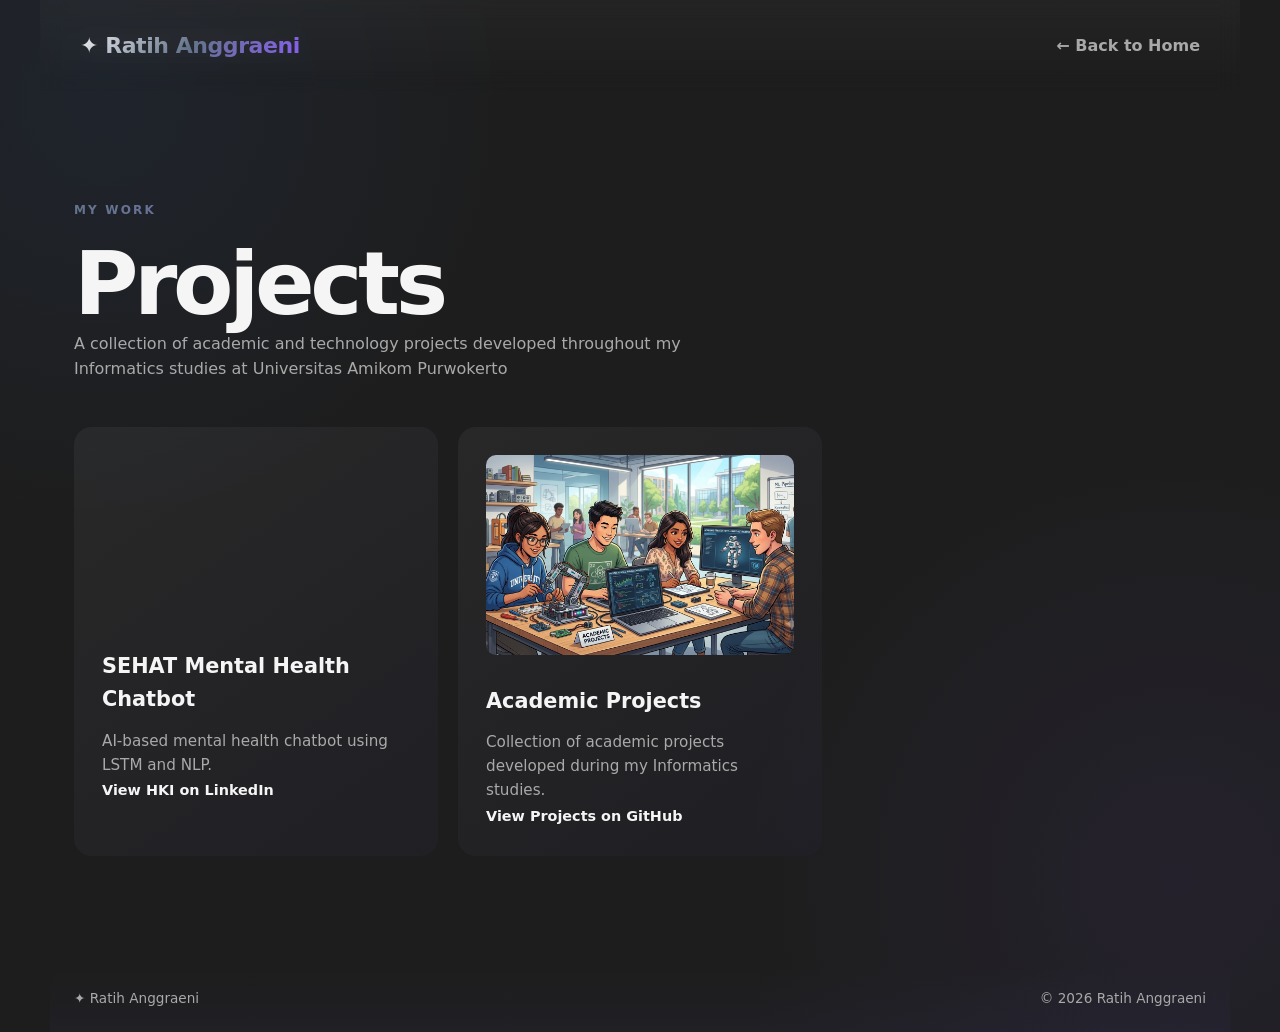
<file: projects.html>
<!DOCTYPE html>
<html lang="en">

<head>

    <meta charset="UTF-8">

    <meta name="viewport"
        content="width=device-width, initial-scale=1.0">

    <title>Projects | Ratih Anggraeni</title>

    <link rel="stylesheet"
        href="css/style.css">

</head>


<body>


    <header class="navbar">

        <a href="index.html"
            class="logo">

            ✦ Ratih Anggraeni

        </a>


        <a href="index.html"
            class="back-button">

            ← Back to Home

        </a>

    </header>


    <main class="section">


        <div class="section-heading">

            <p class="eyebrow">

                MY WORK

            </p>


            <h1>

                Projects

            </h1>


            <p>

            A collection of academic and technology projects developed
            throughout my Informatics studies at Universitas Amikom Purwokerto

            </p>

        </div>


        <div class="project-grid">


            <!-- PROJECT 1 -->

            <article class="project-card">
             
           <div class="video-container">

        <iframe
            src="https://www.youtube.com/embed/2VD2JxzDT1s"
            title="SEHAT Mental Health Chatbot"
            allowfullscreen>
        </iframe>

            </div>
                
                <h3>

                    SEHAT Mental Health Chatbot

                </h3>


                <p>

                    AI-based mental health chatbot
                    using LSTM and NLP.

                </p>

                <a href="https://www.linkedin.com/posts/ratih-anggraeni-b136b2274_sertifikatec00202508885apksehat-activity-7291105292296015872-K3Ki?utm_source=share&utm_medium=member_desktop&rcm=ACoAAEMF1r8Ba-rUFCBem_kDYYkfRd6AsPWky7E"
                    target="_blank"
                    class="project-link">

                    View HKI on LinkedIn

                </a>

            </article>


            <!-- PROJECT 2 -->

            <article class="project-card">

        <img src="images/academic-projects.jpg"
            alt="Academic Projects"
            class="project-image">

                <h3>

                    Academic Projects

                </h3>


                <p>

                    Collection of academic projects
                    developed during my Informatics studies.

                </p>


                <a href="https://github.com/RatihAnggraeni22"
                        target="_blank"
                        rel="noopener noreferrer"
                        class="project-link">

                View Projects on GitHub

                </a>

            </article>


        </div>


    </main>


    <footer>

        <span>

            ✦ Ratih Anggraeni

        </span>


        <span>

            © 2026 Ratih Anggraeni

        </span>

    </footer>


</body>

</html>
</file>
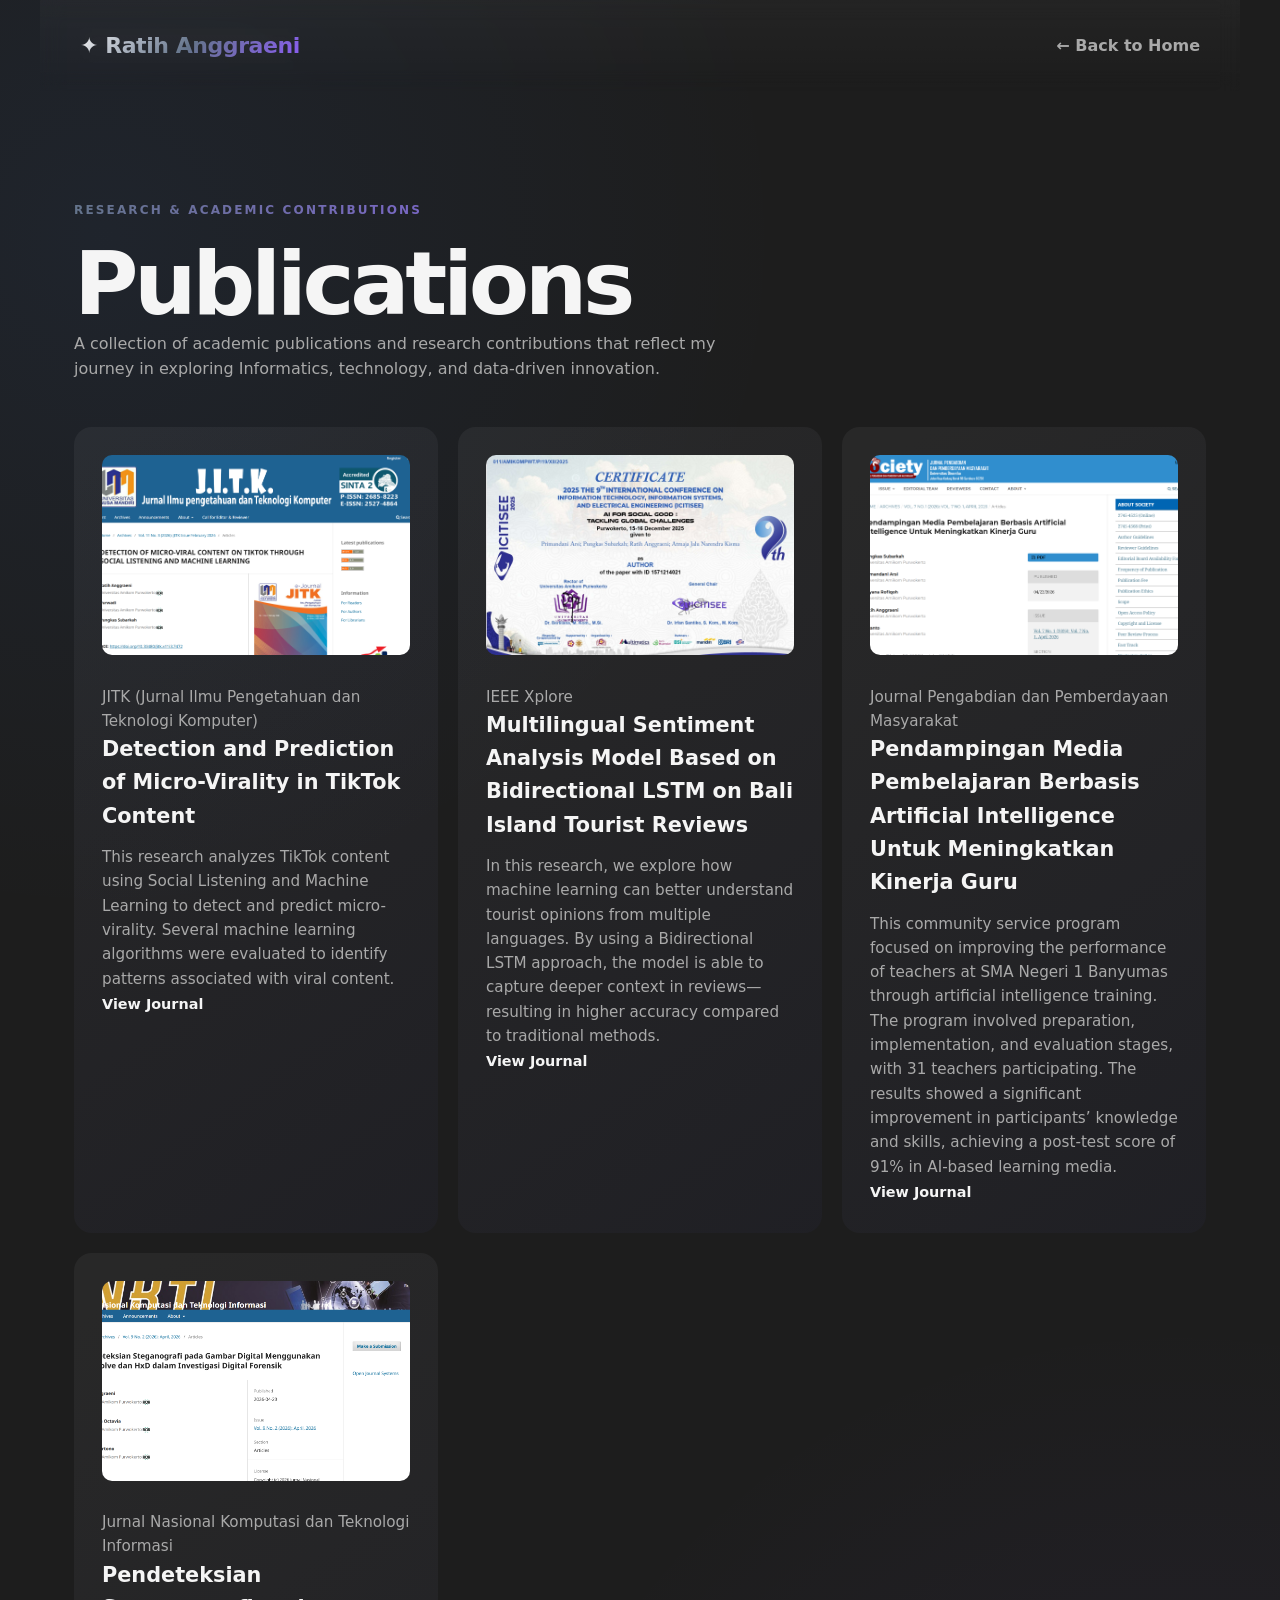
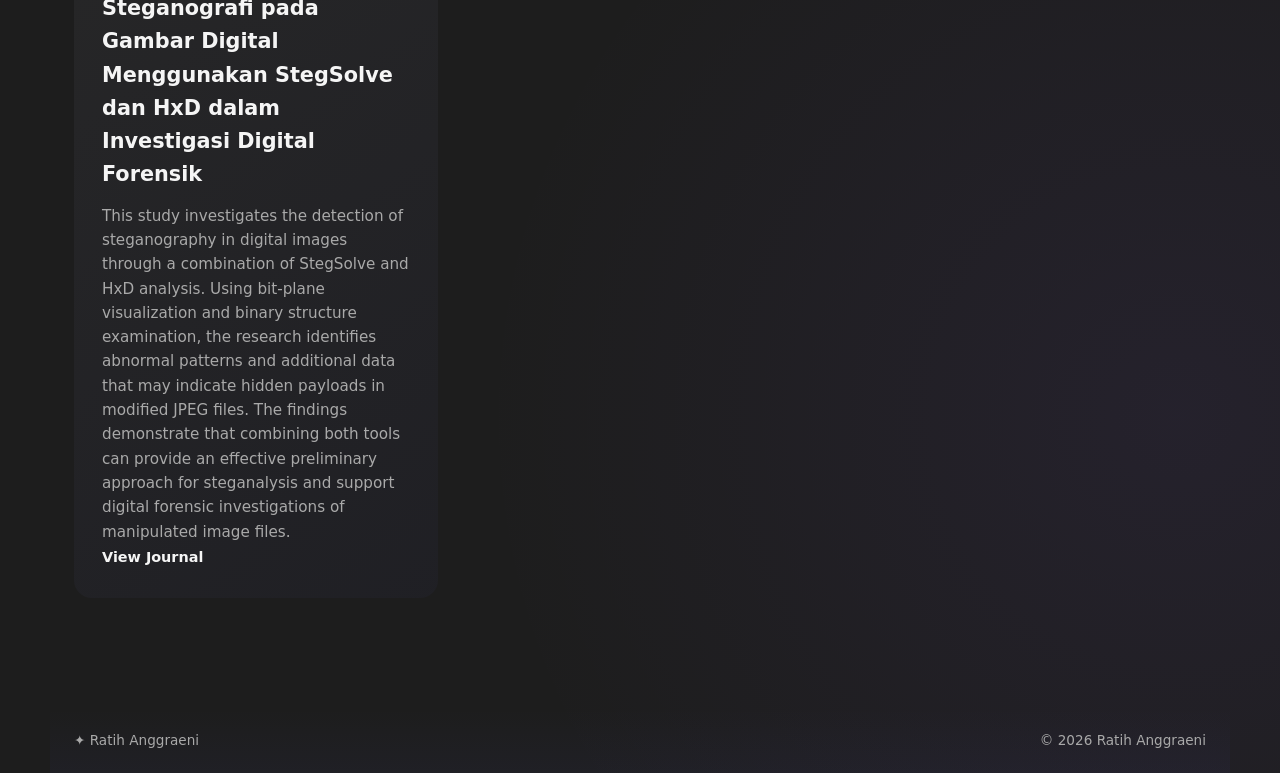
<file: publications.html>
<!DOCTYPE html>
<html lang="en">

<head>

    <meta charset="UTF-8">

    <meta name="viewport"
        content="width=device-width, initial-scale=1.0">

    <title>Publications | Ratih Anggraeni</title>

    <link rel="stylesheet"
        href="css/style.css">

</head>


<body>


    <header class="navbar">

        <a href="index.html"
            class="logo">

            ✦ Ratih Anggraeni

        </a>


        <a href="index.html"
            class="back-button">

            ← Back to Home

        </a>

    </header>


    <main class="section">


        <div class="section-heading">

            <p class="eyebrow">

                RESEARCH & ACADEMIC CONTRIBUTIONS

            </p>


            <h1>

            Publications

            </h1>


            <p>

               A collection of academic publications and research contributions
                that reflect my journey in exploring Informatics, technology,
                and data-driven innovation.

            </p>

        </div>


        <div class="project-grid">


            <!-- PUBLICATION 1 -->

            <article class="project-card">

                <img src="images/journal-1.jpg"
                    alt="Journal Publication"
                    class="project-image">
                
                <p class="publication-meta">
                JITK (Jurnal Ilmu Pengetahuan dan Teknologi Komputer)
                </p>

                <h3>

                    Detection and Prediction of Micro-Virality in TikTok Content

                </h3>


                <p>

    This research analyzes TikTok content using Social Listening
    and Machine Learning to detect and predict micro-virality.
    Several machine learning algorithms were evaluated to identify
    patterns associated with viral content.

                </p>


                <a href="https://doi.org/10.33480/jitk.v11i3.7472"
                    target="_blank"
                    class="project-link">

                    View Journal

                </a>

            </article>


            <!-- PUBLICATION 2 -->

            <article class="project-card">

                <img src="images/journal-2.jpg"
                    alt="Journal Publication"
                    class="project-image">

                <p class="publication-meta">
                IEEE Xplore
                </p>

                <h3>

                    Multilingual Sentiment Analysis Model Based on Bidirectional LSTM on Bali Island Tourist Reviews

                </h3>


                <p>

                    In this research, we explore how machine learning can better understand tourist opinions from multiple languages.
                    By using a Bidirectional LSTM approach, the model is able to capture deeper context in reviews—resulting in higher accuracy compared to traditional methods.

                </p>


                <a href="https://ieeexplore.ieee.org/document/11355071"
                    target="_blank"
                    class="project-link">

                    View Journal

                </a>

            </article>


            <!-- PUBLICATION 3 -->

            <article class="project-card">

                <img src="images/journal-3.jpg"
                    alt="Journal Publication"
                    class="project-image">

                <p class="publication-meta">
                Journal Pengabdian dan Pemberdayaan Masyarakat
                </p>

                <h3>

                    Pendampingan Media Pembelajaran Berbasis Artificial Intelligence Untuk Meningkatkan Kinerja Guru

                </h3>


                <p>

                    This community service program focused on improving the performance of teachers at SMA Negeri 1 Banyumas through artificial intelligence training.
                    The program involved preparation, implementation, and evaluation stages, with 31 teachers participating.
                    The results showed a significant improvement in participants’ knowledge and skills, achieving a post-test score of 91% in AI-based learning media.

                </p>


                <a href="https://doi.org/10.37802/society.v7i1.1268"
                    target="_blank"
                    class="project-link">

                    View Journal

                </a>

            </article>

            <!-- PUBLICATION 4 -->

            <article class="project-card">

                <img src="images/journal-4.jpg"
                    alt="Journal Publication"
                    class="project-image">

                <p class="publication-meta">
                Jurnal Nasional Komputasi dan Teknologi Informasi
                </p>

                <h3>

                    Pendeteksian Steganografi pada Gambar Digital Menggunakan StegSolve dan HxD dalam Investigasi Digital Forensik 

                </h3>


                <p>

                    This study investigates the detection of steganography in digital images through a combination of StegSolve and HxD analysis. Using bit-plane visualization and binary structure examination,
                    the research identifies abnormal patterns and additional data that may indicate hidden payloads in modified JPEG files.
                    The findings demonstrate that combining both tools can provide an effective preliminary approach for steganalysis and support digital forensic investigations of manipulated image files.

                </p>


                <a href="https://garuda.kemdiktisaintek.go.id/author/view/10293845#!"
                    target="_blank"
                    class="project-link">

                    View Journal

                </a>

            </article>

        </div>


    </main>


    <footer>

        <span>

            ✦ Ratih Anggraeni

        </span>


        <span>

            © 2026 Ratih Anggraeni

        </span>

    </footer>


</body>

</html>
</file>
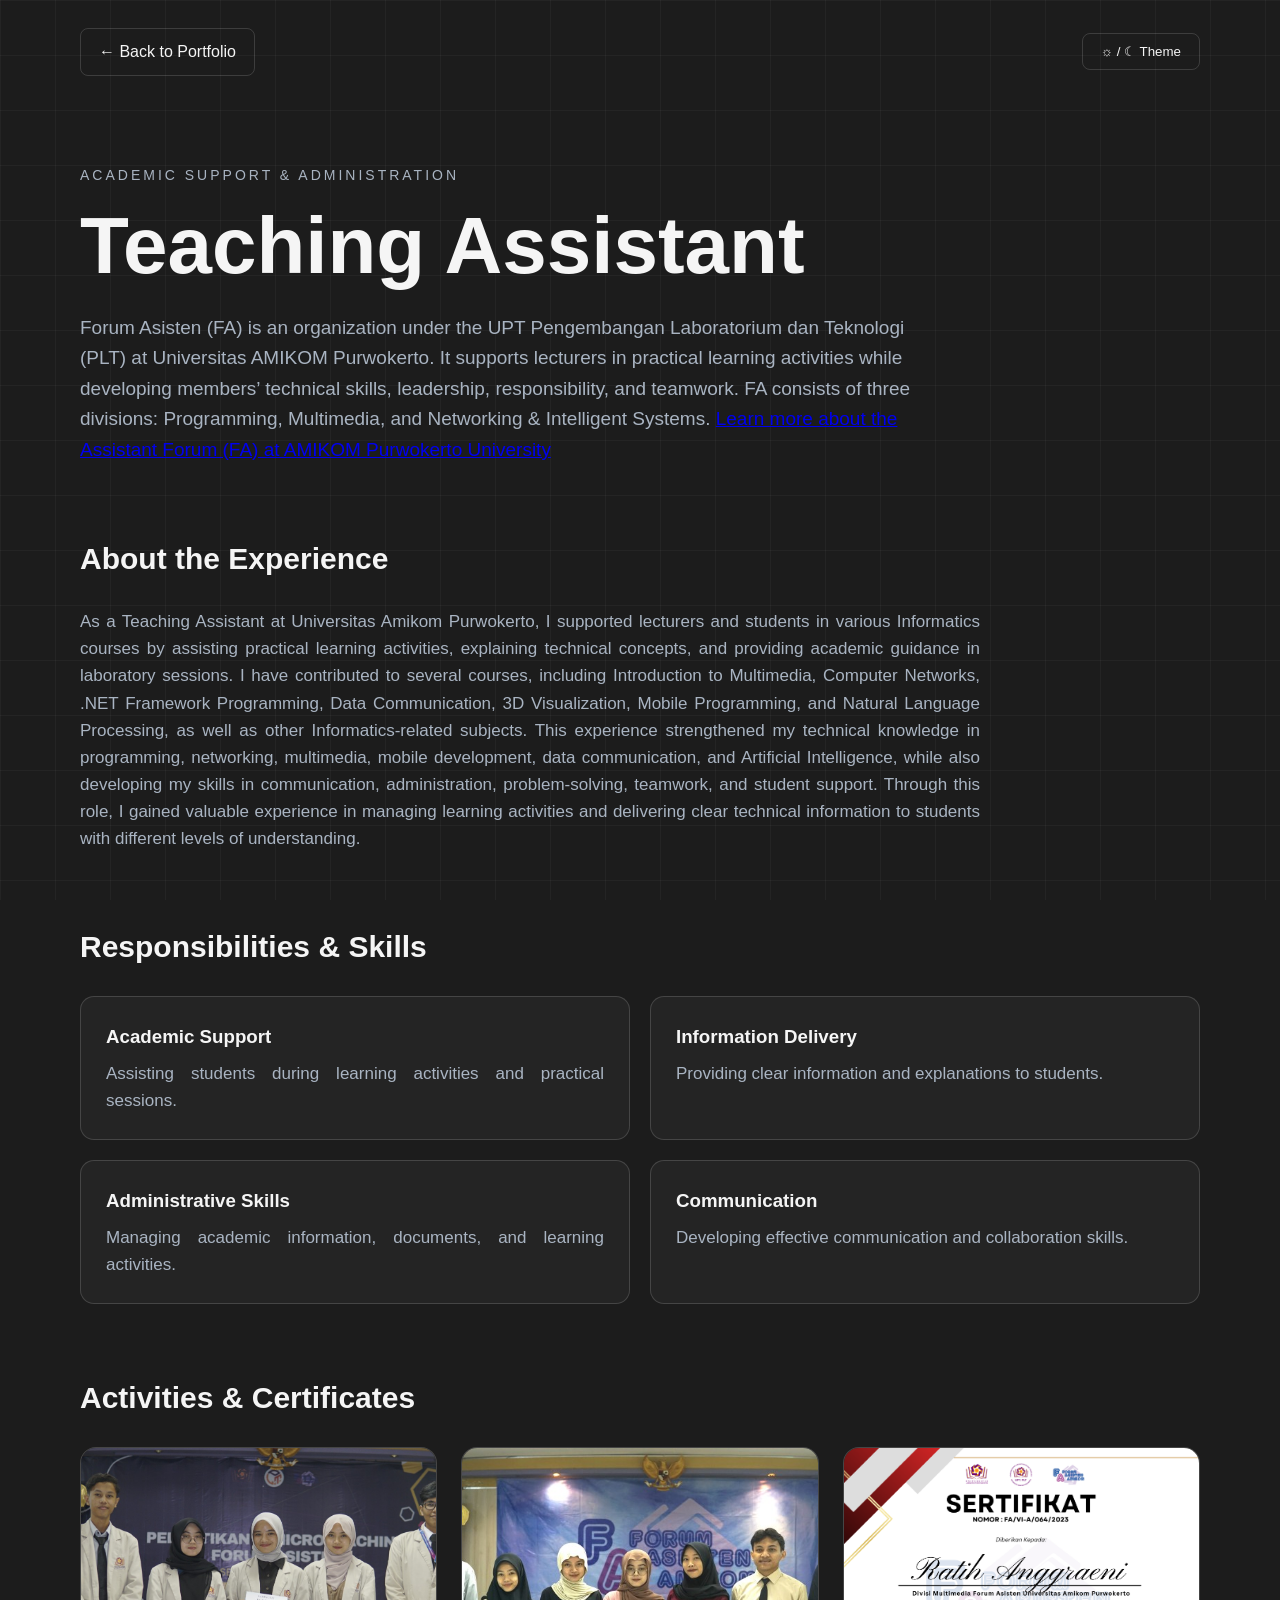
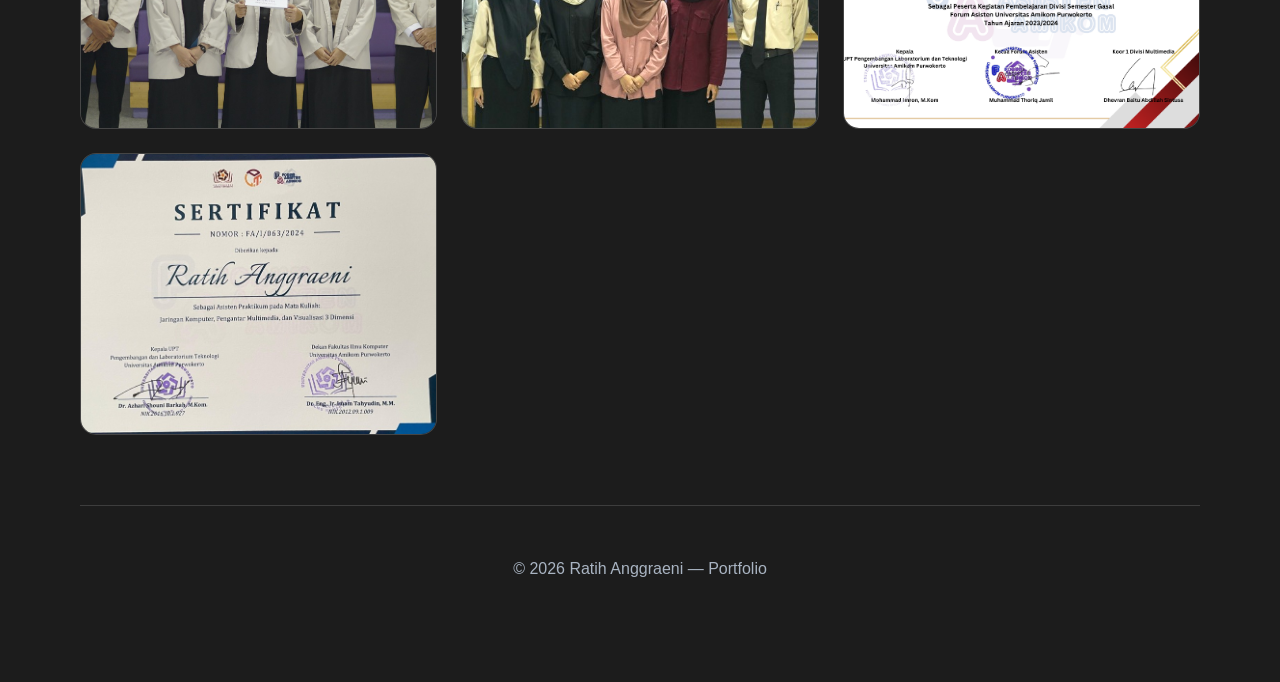
<file: teaching-assistant.html>
<!DOCTYPE html>
<html lang="en">

<head>

<meta charset="UTF-8">
<meta name="viewport" content="width=device-width, initial-scale=1.0">

<title>Teaching Assistant | Ratih Anggraeni</title>

<style>

/* RESET */

* {
    margin: 0;
    padding: 0;
    box-sizing: border-box;
}


/* THEME */

:root {
    --bg: #1c1c1c;
    --surface: #242424;
    --text: #f5f5f5;
    --muted: #a9b4c2;
    --border: rgba(255,255,255,0.15);
    --grid: rgba(255,255,255,0.035);
}

[data-theme="light"] {
    --bg: #f7f7f7;
    --surface: #ffffff;
    --text: #1c1c1c;
    --muted: #5f6b78;
    --border: rgba(0,0,0,0.15);
    --grid: rgba(0,0,0,0.05);
}


/* BODY */

body {
    min-height: 100vh;
    background: var(--bg);
    color: var(--text);
    font-family: Arial, Helvetica, sans-serif;
    line-height: 1.6;
    transition: 0.3s ease;
}


body::before {
    content: "";
    position: fixed;
    inset: 0;
    z-index: -1;

    background-image:
        linear-gradient(var(--grid) 1px, transparent 1px),
        linear-gradient(90deg, var(--grid) 1px, transparent 1px);

    background-size: 55px 55px;
}


/* HEADER */

.page-header {
    max-width: 1200px;
    margin: auto;
    padding: 28px 40px;

    display: flex;
    justify-content: space-between;
    align-items: center;
}


.back-button,
.theme-toggle {
    padding: 10px 18px;

    color: var(--text);
    background: transparent;

    border: 1px solid var(--border);
    border-radius: 8px;

    text-decoration: none;
    cursor: pointer;
}


.back-button:hover,
.theme-toggle:hover {
    background: var(--text);
    color: var(--bg);
}


/* MAIN */

.page-container {
    max-width: 1200px;
    margin: auto;
    padding: 60px 40px 100px;
}


.page-label {
    color: var(--muted);
    letter-spacing: 3px;
    font-size: 14px;
    text-transform: uppercase;
    margin-bottom: 18px;
}


h1 {
    font-size: clamp(42px, 7vw, 80px);
    line-height: 1.05;
    margin-bottom: 25px;
}


.intro {
    max-width: 850px;
    color: var(--muted);
    font-size: 19px;
    margin-bottom: 70px;
}


.content-section {
    margin-bottom: 70px;
}


.content-section h2 {
    font-size: 30px;
    margin-bottom: 25px;
}


.content-section p {
    max-width: 900px;
    color: var(--muted);
    font-size: 17px;
    text-align: justify;
    margin-bottom: 18px;
}


/* IMAGE */

.company-image {
    width: 100%;
    max-height: 500px;
    object-fit: cover;

    border: 1px solid var(--border);
    border-radius: 16px;

    margin-bottom: 30px;
}


/* DETAILS */

.details-box {
    display: grid;
    grid-template-columns: repeat(2, 1fr);
    gap: 20px;
}


.detail-item {
    padding: 25px;

    background: var(--surface);
    border: 1px solid var(--border);
    border-radius: 14px;
}


.detail-item h3 {
    margin-bottom: 8px;
}


.detail-item p {
    margin: 0;
}


/* GALLERY */

.gallery-grid {
    display: grid;
    grid-template-columns: repeat(3, 1fr);
    gap: 24px;
}


.gallery-card {
    overflow: hidden;

    background: var(--surface);
    border: 1px solid var(--border);
    border-radius: 16px;
}


.gallery-card img {
    width: 100%;
    height: 280px;

    display: block;
    object-fit: cover;

    transition: 0.4s ease;
}


.gallery-card:hover img {
    transform: scale(1.05);
}


footer {
    padding-top: 50px;
    border-top: 1px solid var(--border);

    color: var(--muted);
    text-align: center;
}


@media (max-width: 800px) {

    .page-header {
        padding: 22px 20px;
    }

    .page-container {
        padding: 40px 20px 70px;
    }

    .gallery-grid,
    .details-box {
        grid-template-columns: 1fr;
    }

    h1 {
        font-size: 48px;
    }

}

</style>

</head>


<body data-theme="dark">


<header class="page-header">

<a href="index.html" class="back-button">
← Back to Portfolio
</a>

<button class="theme-toggle" onclick="toggleTheme()">
☼ / ☾ Theme
</button>

</header>


<main class="page-container">


<div class="page-label">
Academic Support & Administration
</div>

<h1>
Teaching Assistant
</h1>

<p class="intro">
Forum Asisten (FA) is an organization under the UPT Pengembangan Laboratorium dan Teknologi (PLT) at Universitas AMIKOM Purwokerto.
It supports lecturers in practical learning activities while developing members’ technical skills, leadership, responsibility, and teamwork. FA consists of three divisions: Programming, Multimedia, and Networking & Intelligent Systems.
 <a href="https://forumasisten.amikompurwokerto.ac.id/"
                    target="_blank"
                    class="project-link">

                    Learn more about the Assistant Forum (FA) at AMIKOM Purwokerto University

                </a>

</p>

<section class="content-section">

<h2>
About the Experience
</h2>

<p>
As a Teaching Assistant at Universitas Amikom Purwokerto, I supported lecturers and students in various Informatics courses by assisting practical learning activities, explaining technical concepts, and providing academic guidance in laboratory sessions. I have contributed to several courses, including Introduction to Multimedia, Computer Networks, .NET Framework Programming, Data Communication, 3D Visualization, Mobile Programming, and Natural Language Processing, as well as other Informatics-related subjects.

This experience strengthened my technical knowledge in programming, networking, multimedia, mobile development, data communication, and Artificial Intelligence, while also developing my skills in communication, administration, problem-solving, teamwork, and student support. Through this role, I gained valuable experience in managing learning activities and delivering clear technical information to students with different levels of understanding.
</p>

</section>


<section class="content-section">

<h2>
Responsibilities & Skills
</h2>

<div class="details-box">

<div class="detail-item">
<h3>Academic Support</h3>
<p>
Assisting students during learning activities and practical sessions.
</p>
</div>

<div class="detail-item">
<h3>Information Delivery</h3>
<p>
Providing clear information and explanations to students.
</p>
</div>

<div class="detail-item">
<h3>Administrative Skills</h3>
<p>
Managing academic information, documents, and learning activities.
</p>
</div>

<div class="detail-item">
<h3>Communication</h3>
<p>
Developing effective communication and collaboration skills.
</p>
</div>

</div>

</section>


<section class="content-section">

<h2>
Activities & Certificates
</h2>

<div class="gallery-grid">

<div class="gallery-card">
<img src="images/teaching-assistant/activity-1.jpg" alt="Teaching Assistant Activity">
</div>

<div class="gallery-card">
<img src="images/teaching-assistant/activity-2.jpg" alt="Teaching Assistant Activity">
</div>

<div class="gallery-card">
<img src="images/teaching-assistant/certificate-1.jpg" alt="Teaching Assistant Certificate">
</div>

<div class="gallery-card">
<img src="images/teaching-assistant/certificate-2.jpg" alt="Teaching Assistant Certificate">
</div>

</div>

</section>


<footer>
© 2026 Ratih Anggraeni — Portfolio
</footer>


</main>


<script>

function toggleTheme() {

const body = document.body;

const currentTheme =
body.getAttribute("data-theme");

body.setAttribute(
"data-theme",
currentTheme === "dark" ? "light" : "dark"
);

}

</script>


</body>

</html>
</file>
<file: css/style.css>
/* =========================================
   RATIH ANGGRAENI PORTFOLIO
   MAIN CSS FILE
========================================= */


/* =========================================
   VARIABLES
========================================= */

:root {

    --bg: #1d1d1d;

    --bg-soft: #242424;

    --text: #f5f5f5;

    --muted: #a9a9a9;

    --line: rgba(255, 255, 255, 0.10);

    --card: rgba(255, 255, 255, 0.045);

    --accent: #ffffff;

    --max-width: 1180px;

}


/* LIGHT MODE */

body.light {

    --bg: #f7f7f7;

    --bg-soft: #ffffff;

    --text: #171717;

    --muted: #666666;

    --line: rgba(0, 0, 0, 0.12);

    --card: rgba(0, 0, 0, 0.04);

    --accent: #171717;

}


/* =========================================
   RESET
========================================= */

* {

    margin: 0;

    padding: 0;

    box-sizing: border-box;

}


html {

    scroll-behavior: smooth;

}


body {

    font-family:

        Inter,

        ui-sans-serif,

        system-ui,

        -apple-system,

        BlinkMacSystemFont,

        "Segoe UI",

        sans-serif;

    background:

        linear-gradient(

            rgba(255, 255, 255, 0.025) 1px,

            transparent 1px

        ),

        linear-gradient(

            90deg,

            rgba(255, 255, 255, 0.025) 1px,

            transparent 1px

        ),

        var(--bg);

    background-size: 70px 70px;

    color: var(--text);

    line-height: 1.6;

}


a {

    color: inherit;

    text-decoration: none;

}


button {

    font-family: inherit;

}


/* =========================================
   NAVBAR
========================================= */

.navbar {

    max-width: var(--max-width);

    margin: auto;

    padding: 28px 24px;

    display: flex;

    align-items: center;

    justify-content: space-between;

    gap: 25px;

}


.logo {

    font-size: 1.25rem;

    font-weight: 700;

}


nav {

    display: flex;

    align-items: center;

    gap: 30px;

}


nav a {

    color: var(--muted);

    font-weight: 600;

    transition: 0.25s;

}


nav a:hover,

nav a.active {

    color: var(--text);

}


.theme-toggle {

    border: none;

    background: transparent;

    color: var(--text);

    font-size: 1rem;

    cursor: pointer;

    font-weight: 600;

}


.menu-toggle {

    display: none;

    background: none;

    border: none;

    color: var(--text);

    font-size: 1.5rem;

    cursor: pointer;

}


/* =========================================
   SECTION
========================================= */

.section {

    max-width: var(--max-width);

    margin: auto;

    padding: 110px 24px;

}


/* =========================================
   HERO
========================================= */

.hero {

    min-height: 720px;

    display: flex;

    align-items: center;

    justify-content: center;

    text-align: left;

}


.hero-content {

    max-width: 760px;

}


.eyebrow {

    font-size: 0.75rem;

    letter-spacing: 0.18em;

    color: var(--muted);

    font-weight: 700;

    margin-bottom: 18px;

}


h1 {

    font-size: clamp(2.8rem, 7vw, 5.5rem);

    line-height: 1.05;

    letter-spacing: -0.05em;

}


h1 span {

    display: block;

}


.hero-description {

    color: var(--muted);

    font-size: 1.25rem;

    max-width: 680px;

    margin: 28px 0;

}


/* =========================================
   BUTTON
========================================= */

.hero-buttons {

    display: flex;

    gap: 16px;

    flex-wrap: wrap;

}


.btn {

    display: inline-flex;

    align-items: center;

    gap: 20px;

    padding: 14px 22px;

    border-radius: 10px;

    font-weight: 700;

    transition: 0.25s;

}


.btn-primary {

    background: var(--accent);

    color: var(--bg);

}


.btn-secondary {

    border: 1px solid var(--line);

}


.btn:hover {

    transform: translateY(-3px);

}


.quick-links {

    display: flex;

    gap: 24px;

    margin-top: 28px;

    color: var(--muted);

    font-size: 0.9rem;

}


.quick-links a:hover {

    color: var(--text);

}


/* =========================================
   CONTENT SECTION
========================================= */

.content-section {

    border-top: 1px solid var(--line);

}

.section-heading {

    max-width: 650px;

    margin-bottom: 45px;

}


.section-heading h2,

.contact-section h2 {

    font-size: clamp(2rem, 5vw, 3.4rem);

    line-height: 1.1;

    margin-bottom: 14px;

}


.section-heading p:not(.eyebrow),

.contact-section p {

    color: var(--muted);

}

/* =========================================
   PROJECTS
========================================= */

.project-grid,

.post-grid {

    display: grid;

    grid-template-columns: repeat(3, 1fr);

    gap: 20px;

}


.project-card,

.post-card {

    background: var(--card);

    border: 1px solid var(--line);

    border-radius: 16px;

    padding: 28px;

    transition: 0.3s;

}


.project-card:hover,

.post-card:hover {

    transform: translateY(-7px);

    border-color: rgba(255, 255, 255, 0.35);

}


.project-number {

    color: var(--muted);

    font-size: 0.85rem;

    margin-bottom: 45px;

}


.project-card h3,

.post-card h3 {

    font-size: 1.3rem;

    margin-bottom: 12px;

}


.project-card p,

.post-card p {

    color: var(--muted);

    font-size: 0.95rem;

}


.tags,

.skill-list {

    display: flex;

    flex-wrap: wrap;

    gap: 8px;

    margin: 22px 0;

}


.tags span,

.skill-list span {

    padding: 6px 10px;

    border: 1px solid var(--line);

    border-radius: 999px;

    font-size: 0.75rem;

    color: var(--muted);

}


.project-link,

.post-card a {

    font-weight: 700;

    font-size: 0.9rem;

}


/* =========================================
   POSTS
========================================= */

.post-category {

    font-size: 0.75rem;

    color: var(--muted);

    text-transform: uppercase;

    letter-spacing: 0.1em;

}


/* =========================================
   ABOUT
========================================= */

.about-grid {

    display: grid;

    grid-template-columns: 1.4fr 1fr;

    gap: 70px;

}


.about-grid p {

    color: var(--muted);

    margin-bottom: 18px;

}


.skills-box {

    border-left: 1px solid var(--line);

    padding-left: 40px;

}


.skills-box h3,

.experience h3 {

    margin-bottom: 20px;

}

.about-content p {
    text-align: justify;
}

.about-description {
    text-align: justify;
    line-height: 1.8;
}

/* =========================================
   EXPERIENCE
========================================= */

.experience {

    margin-top: 65px;

}


.timeline-item {

    padding: 20px 0;

    border-top: 1px solid var(--line);

    display: flex;

    justify-content: space-between;

    gap: 20px;

}


.timeline-item span {

    color: var(--muted);

    font-size: 0.9rem;

}


/* =========================================
   CONTACT
========================================= */

.contact-section {

    border-top: 1px solid var(--line);

    display: flex;

    align-items: center;

    justify-content: space-between;

    gap: 30px;

}


/* =========================================
   FOOTER
========================================= */

footer {

    border-top: 1px solid var(--line);

    max-width: var(--max-width);

    margin: auto;

    padding: 22px 24px;

    display: flex;

    justify-content: space-between;

    gap: 20px;

    color: var(--muted);

    font-size: 0.85rem;

}


/* =========================================
   RESPONSIVE MOBILE
========================================= */

@media (max-width: 800px) {


    nav {

        display: none;

    }


    .menu-toggle {

        display: block;

    }


    nav.open {

        display: flex;

        position: absolute;

        top: 80px;

        right: 24px;

        flex-direction: column;

        align-items: flex-start;

        background: var(--bg-soft);

        border: 1px solid var(--line);

        padding: 20px;

        border-radius: 12px;

        z-index: 10;

    }


    .project-grid,

    .post-grid,

    .about-grid {

        grid-template-columns: 1fr;

    }


    .skills-box {

        border-left: none;

        padding-left: 0;

    }


    .contact-section {

        flex-direction: column;

        align-items: flex-start;

    }


    .timeline-item {

        flex-direction: column;

        gap: 5px;

    }


    footer {

        flex-direction: column;

    }

}

.hero {

    min-height: 720px;

    display: flex;

    align-items: center;

    justify-content: center;

    gap: 70px;

}


.hero-image {

    width: 400px;

    height: 400px;

    flex-shrink: 0;

}


.hero-image img {

    width: 100%;

    height: 100%;

    object-fit: cover;

    border-radius: 50%;

    border: 1px solid var(--line);

}

.project-image {

    width: 100%;

    height: 200px;

    object-fit: cover;

    border-radius: 10px;

    margin-bottom: 22px;

}


.back-button {

    color: var(--muted);

    font-weight: 600;

}


.back-button:hover {

    color: var(--text);

}

.video-container {

    width: 100%;

    aspect-ratio: 16 / 9;

    overflow: hidden;

    border-radius: 10px;

    margin-bottom: 22px;

}

.video-container iframe {

    width: 100%;

    height: 100%;

    border: none;

}

.project-image {

    width: 100%;

    height: 200px;

    object-fit: cover;

    border-radius: 10px;

    margin-bottom: 22px;

}

.quick-links {
    display: flex;
    gap: 18px;
    align-items: center;
}

.quick-links a {
    width: 42px;
    height: 42px;

    display: flex;
    align-items: center;
    justify-content: center;

    border: 1px solid var(--border);
    border-radius: 50%;

    font-size: 18px;

    transition: 0.3s ease;
}

/* =========================
   QUICK LINKS
========================= */

.quick-links {
    display: flex;
    gap: 18px;
    align-items: center;
}

.quick-links a {
    width: 44px;
    height: 44px;

    display: flex;
    align-items: center;
    justify-content: center;

    border: 2px solid currentColor;
    border-radius: 50%;

    font-size: 19px;

    background: transparent;

    transition: all 0.3s ease;

    /* Membuat ikon lebih tegas */
    text-shadow: 0 1px 2px rgba(0, 0, 0, 0.15);
}

/* =========================
   WARNA IKON
========================= */

/* Email */
.quick-links a:nth-child(1) {
    color: #EA4335;
}

/* WhatsApp */
.quick-links a:nth-child(2) {
    color: #25D366;
}

/* LinkedIn */
.quick-links a:nth-child(3) {
    color: #0A66C2;
}

/* GitHub - Mode Terang */
.quick-links a:nth-child(4) {
    color: #ffffff;
    border: 2px solid #7f848f;
    background: rgba(255, 255, 255, 0.05);

    text-shadow:
        0 0 8px rgba(104, 96, 96, 0.5);

    box-shadow:
        0 0 8px rgba(10, 10, 10, 0.12);
}


/* =========================
   GITHUB - MODE GELAP
========================= */

.quick-links a:nth-child(4):hover {
    color: #ffffff;
    background: #aab5c1;
    border-color: #ffffff;

    box-shadow:
        0 0 15px rgba(186, 165, 165, 0.35);

    transform: translateY(-4px);
}


/* =========================
   HOVER UMUMUM
========================= */
[data-theme="light"] .quick-links a:nth-child(4) {
    color: #24292f;
    border-color: #24292f;
    background: #f1f3f5;

    text-shadow: none;

    box-shadow:
        0 0 0 1px rgba(36, 41, 47, 0.08);
}

[data-theme="light"] .quick-links a:nth-child(4):hover {
    color: #ffffff;
    background: #24292f;
    border-color: #24292f;

    box-shadow:
        0 0 15px rgba(36, 41, 47, 0.3);
}



/* =========================
   EMAIL HOVER
========================= */

.quick-links a:nth-child(1):hover {
    background: #EA4335;
    border-color: #EA4335;
}


/* =========================
   WHATSAPP HOVER
========================= */

.quick-links a:nth-child(2):hover {
    background: #25D366;
    border-color: #25D366;
}


/* =========================
   LINKEDIN HOVER
========================= */

.quick-links a:nth-child(3):hover {
    background: #0A66C2;
    border-color: #0A66C2;
}


/* =========================
   GITHUB HOVER - MODE TERANG
========================= */

.quick-links a:nth-child(4):hover {
    color: #ffffff;
    background: #24292F;
    border-color: #24292F;
}


/* =========================
   GITHUB HOVER - MODE GELAP
========================= */

[data-theme="dark"] .quick-links a:nth-child(4):hover {
    color: #24292F;
    background: #ffffff;
    border-color: #ffffff;
}

/* =========================
   CONTACT BUTTON
========================= */

.contact-button {
    display: inline-flex;
    align-items: center;
    gap: 12px;

    padding: 16px 24px;

    background: var(--text);
    color: var(--bg);

    border-radius: 10px;

    text-decoration: none;
    font-weight: 600;

    transition: all 0.3s ease;
}

.contact-button:hover {
    transform: translateY(-4px);
}


/* =========================
   SOCIAL LINKS
========================= */

.contact-social-links {
    display: flex;
    gap: 16px;
    margin-top: 28px;
}

.contact-social-links a {
    width: 46px;
    height: 46px;

    display: flex;
    align-items: center;
    justify-content: center;

    border: 2px solid currentColor;
    border-radius: 50%;

    text-decoration: none;
    font-size: 20px;

    transition: all 0.3s ease;
}


/* =========================
   WARNA ICON
========================= */

/* Gmail */
.contact-social-links a:nth-child(1) {
    color: #EA4335;
}

/* WhatsApp */
.contact-social-links a:nth-child(2) {
    color: #25D366;
}

/* LinkedIn */
.contact-social-links a:nth-child(3) {
    color: #0A66C2;
}

/* GitHub */
.contact-social-links a:nth-child(4) {
    color: var(--text);
}


/* =========================
   HOVER
========================= */

/* Gmail */
.contact-social-links a:nth-child(1):hover {
    color: #ffffff;
    background: #EA4335;
    border-color: #EA4335;

    transform: translateY(-4px);
}


/* WhatsApp */
.contact-social-links a:nth-child(2):hover {
    color: #ffffff;
    background: #25D366;
    border-color: #25D366;

    transform: translateY(-4px);
}


/* LinkedIn */
.contact-social-links a:nth-child(3):hover {
    color: #ffffff;
    background: #0A66C2;
    border-color: #0A66C2;

    transform: translateY(-4px);
}


/* GitHub */
.contact-social-links a:nth-child(4):hover {
    color: #ffffff;
    background: #24292F;
    border-color: #24292F;

    transform: translateY(-4px);
}

.about-actions {
    margin-top: 25px;
}

.cv-button {
    display: inline-flex;
    align-items: center;
    gap: 10px;

    padding: 13px 22px;

    color: var(--bg);
    background: var(--text);

    border: 1px solid var(--text);
    border-radius: 10px;

    text-decoration: none;
    font-weight: 600;

    transition: all 0.3s ease;
}

.cv-button:hover {
    transform: translateY(-4px);

    color: var(--text);
    background: transparent;

    border-color: var(--text);
}

.contact-social-links {
    display: flex;
    flex-direction: column;
    gap: 14px;
    margin-top: 28px;
}


.contact-social-links a {
    display: inline-flex;
    align-items: center;
    gap: 14px;

    width: fit-content;

    color: var(--text);
    text-decoration: none;

    font-size: 15px;

    transition: all 0.3s ease;
}


.contact-social-links a i {
    width: 42px;
    height: 42px;

    display: flex;
    align-items: center;
    justify-content: center;

    border: 1px solid var(--border);
    border-radius: 50%;

    font-size: 18px;

    transition: all 0.3s ease;
}


/* Gmail */
.contact-social-links a:nth-child(1) i {
    color: #EA4335;
}


/* WhatsApp */
.contact-social-links a:nth-child(2) i {
    color: #25D366;
}


/* LinkedIn */
.contact-social-links a:nth-child(3) i {
    color: #0A66C2;
}


/* GitHub */
.contact-social-links a:nth-child(4) i {
    color: var(--text);
}


/* Hover */
.contact-social-links a:hover {
    transform: translateX(6px);
}


.contact-social-links a:hover i {
    color: #ffffff;
    border-color: transparent;
}


/* Gmail Hover */
.contact-social-links a:nth-child(1):hover i {
    background: #EA4335;
}


/* WhatsApp Hover */
.contact-social-links a:nth-child(2):hover i {
    background: #25D366;
}


/* LinkedIn Hover */
.contact-social-links a:nth-child(3):hover i {
    background: #0A66C2;
}


/* GitHub Hover */
.contact-social-links a:nth-child(4):hover i {
    background: #6e5494;
}

/* =========================================================
   PROFESSIONAL GRADIENT THEME
   FOR ALL PORTFOLIO SECTIONS
========================================================= */


/* =========================================================
   1. GLOBAL THEME TRANSITION
========================================================= */

html {
    scroll-behavior: smooth;
}

body,
section,
header,
footer,
nav,
article,
.card,
.post-card,
.project-card,
.gallery-item,
.contact-box,
button,
a,
input,
textarea {
    transition:
        background 0.35s ease,
        background-color 0.35s ease,
        color 0.35s ease,
        border-color 0.35s ease,
        box-shadow 0.35s ease,
        transform 0.35s ease;
}


/* =========================================================
   2. GLOBAL BACKGROUND
========================================================= */

body {

    background:

        radial-gradient(
            circle at 8% 10%,
            rgba(59, 130, 246, 0.07),
            transparent 28%
        ),

        radial-gradient(
            circle at 92% 85%,
            rgba(139, 92, 246, 0.07),
            transparent 30%
        ),

        var(--bg);

}


/* =========================================================
   3. LIGHT MODE
========================================================= */

[data-theme="light"] body {

    background:

        radial-gradient(
            circle at 5% 10%,
            rgba(59, 130, 246, 0.08),
            transparent 30%
        ),

        radial-gradient(
            circle at 95% 90%,
            rgba(168, 85, 247, 0.07),
            transparent 30%
        ),

        #f8f8f8;

}


/* =========================================================
   4. DARK MODE
========================================================= */

[data-theme="dark"] body {

    background:

        radial-gradient(
            circle at 5% 10%,
            rgba(59, 130, 246, 0.12),
            transparent 30%
        ),

        radial-gradient(
            circle at 95% 90%,
            rgba(139, 92, 246, 0.10),
            transparent 30%
        ),

        #1c1c1c;

}


/* =========================================================
   5. BACKGROUND GRID
========================================================= */

body::before {

    background-image:

        linear-gradient(
            rgba(99, 102, 241, 0.045)
            1px,
            transparent 1px
        ),

        linear-gradient(
            90deg,
            rgba(99, 102, 241, 0.045)
            1px,
            transparent 1px
        );

    background-size: 55px 55px;

}


/* =========================================================
   6. HEADER / NAVIGATION
========================================================= */

header,
.navbar,
nav {

    background:

        linear-gradient(
            180deg,
            rgba(255, 255, 255, 0.03),
            transparent
        );

    -webkit-backdrop-filter: blur(10px);
backdrop-filter: blur(10px);
}

nav a {

    position: relative;

}


nav a::after {

    content: "";

    position: absolute;

    left: 0;

    bottom: -8px;

    width: 0;

    height: 2px;

    background:

        linear-gradient(
            90deg,
            #3b82f6,
            #8b5cf6
        );

    transition: width 0.3s ease;

}


nav a:hover::after,
nav a.active::after {

    width: 100%;

}


/* =========================================================
   7. LOGO
========================================================= */

.logo,
.brand {

    background:

        linear-gradient(
            135deg,
            var(--text),
            #64748b,
            #8b5cf6
        );

   -webkit-backdrop-filter: blur(10px);
backdrop-filter: blur(10px);

   -webkit-background-clip: text;
background-clip: text;

    -webkit-text-fill-color: transparent;

    font-weight: 700;

    font-size: 1.25rem;

    letter-spacing: -0.02em;

}
/* =========================================================
   8. HERO SECTION
========================================================= */

.hero {

    position: relative;

}


.hero::before {

    content: "";

    position: absolute;

    width: 450px;

    height: 450px;

    top: 10%;

    left: -180px;

    border-radius: 50%;

    background:

        radial-gradient(
            circle,
            rgba(59, 130, 246, 0.10),
            transparent 70%
        );

    filter: blur(20px);

    pointer-events: none;

}


.hero::after {

    content: "";

    position: absolute;

    width: 400px;

    height: 400px;

    right: -150px;

    bottom: 0;

    border-radius: 50%;

    background:

        radial-gradient(
            circle,
            rgba(139, 92, 246, 0.09),
            transparent 70%
        );

    filter: blur(20px);

    pointer-events: none;

}


/* =========================================================
   9. HERO TITLE
========================================================= */

.hero h1 {

    background:

        linear-gradient(
            135deg,
            var(--text) 35%,
            #64748b 65%,
            #8b5cf6
        );
-webkit-background-clip: text;
background-clip: text;

    -webkit-text-fill-color: transparent;

}


/* =========================================================
   10. SMALL LABEL / EYEBROW
========================================================= */

.eyebrow,
.section-label,
.subtitle {

    background:

        linear-gradient(
            90deg,
            #64748b,
            #8b5cf6
        );

    -webkit-background-clip: text;
background-clip: text;

    -webkit-text-fill-color: transparent;

}


/* =========================================================
   11. PROFILE IMAGE
========================================================= */

.hero-image,
.profile-image {

    position: relative;

    border: 1px solid transparent;

    background:

        linear-gradient(
            var(--bg),
            var(--bg)
        ) padding-box,

        linear-gradient(
            135deg,
            #3b82f6,
            #8b5cf6,
            #ec4899
        ) border-box;

    border-radius: 50%;

}


.hero-image::before,
.profile-image::before {

    content: "";

    position: absolute;

    inset: -3px;

    z-index: -1;

    border-radius: inherit;

    background:

        linear-gradient(
            135deg,
            #3b82f6,
            #8b5cf6,
            #ec4899
        );

    opacity: 0.25;

    filter: blur(10px);

}


/* =========================================================
   12. ALL BUTTONS
========================================================= */

button,
.btn,
.hero-buttons a,
.contact-button,
.view-more,
.download-cv {

    position: relative;

    overflow: hidden;

}


button::before,
.btn::before,
.hero-buttons a::before,
.contact-button::before,
.view-more::before,
.download-cv::before {

    content: "";

    position: absolute;

    inset: 0;

    background:

        linear-gradient(
            120deg,
            transparent,
            rgba(255, 255, 255, 0.18),
            transparent
        );

    transform: translateX(-100%);

    transition: transform 0.6s ease;

}


button:hover::before,
.btn:hover::before,
.hero-buttons a:hover::before,
.contact-button:hover::before,
.view-more:hover::before,
.download-cv:hover::before {

    transform: translateX(100%);

}


/* =========================================================
   13. PRIMARY BUTTON
========================================================= */

.hero-buttons a:first-child,
.btn-primary,
.contact-button {

    color: #ffffff;

    background:

        linear-gradient(
            135deg,
            #111111,
            #343434
        );

    border: none;

    box-shadow:

        0 8px 24px
        rgba(0, 0, 0, 0.18);

}


.hero-buttons a:first-child:hover,
.btn-primary:hover,
.contact-button:hover {

    transform: translateY(-4px);

    background:

        linear-gradient(
            135deg,
            #3b3b3b,
            #111111
        );

    box-shadow:

        0 14px 30px
        rgba(99, 102, 241, 0.18);

}


/* =========================================================
   14. SECONDARY BUTTON
========================================================= */

.hero-buttons a:nth-child(2),
.btn-secondary {

    background:

        linear-gradient(
            135deg,
            rgba(59, 130, 246, 0.06),
            rgba(139, 92, 246, 0.06)
        );

    border: 1px solid var(--border);

}


.hero-buttons a:nth-child(2):hover,
.btn-secondary:hover {

    transform: translateY(-4px);

    border-color:

        rgba(99, 102, 241, 0.6);

    background:

        linear-gradient(
            135deg,
            rgba(59, 130, 246, 0.12),
            rgba(139, 92, 246, 0.12)
        );

}


/* =========================================================
   15. SECTION TITLES
========================================================= */

section h2 {

    background:

        linear-gradient(
            135deg,
            var(--text),
            #64748b,
            #8b5cf6
        );

   -webkit-background-clip: text;
background-clip: text;

    -webkit-text-fill-color: transparent;

}


/* =========================================================
   16. PROJECT CARDS
========================================================= */

.project-card,
.projects .card {

    background:

        linear-gradient(
            145deg,
            rgba(255, 255, 255, 0.05),
            rgba(99, 102, 241, 0.035)
        );

    border: 1px solid var(--border);

    border-radius: 18px;

}


.project-card:hover,
.projects .card:hover {

    transform: translateY(-8px);

    border-color:

        rgba(99, 102, 241, 0.5);

    box-shadow:

        0 18px 40px
        rgba(99, 102, 241, 0.12);

}


/* =========================================================
   17. POST / EXPERIENCE CARDS
========================================================= */

.post-card,
.experience-card,
article {

    background:

        linear-gradient(
            145deg,
            rgba(255, 255, 255, 0.045),
            rgba(99, 102, 241, 0.025)
        );

    border: 1px solid var(--border);

}


.post-card:hover,
.experience-card:hover,
article:hover {

    border-color:

        rgba(139, 92, 246, 0.55);

    box-shadow:

        0 15px 35px
        rgba(99, 102, 241, 0.10);

}


/* =========================================================
   18. GALLERY CARDS
========================================================= */

.gallery-item {

    background:

        linear-gradient(
            145deg,
            var(--surface),
            rgba(99, 102, 241, 0.04)
        );

    border: 1px solid var(--border);

}


.gallery-item:hover {

    transform: translateY(-8px);

    border-color:

        rgba(99, 102, 241, 0.55);

    box-shadow:

        0 20px 45px
        rgba(99, 102, 241, 0.13);

}


/* =========================================================
   19. ABOUT SECTION
========================================================= */

.about,
.about-section {

    position: relative;

}


.about p,
.about-section p {

    color: var(--muted);

}


.about strong,
.about-section strong {

    color: var(--text);

}


/* =========================================================
   20. SKILLS
========================================================= */

.skill,
.skill-item,
.skills span {

    background:

        linear-gradient(
            135deg,
            rgba(59, 130, 246, 0.08),
            rgba(139, 92, 246, 0.08)
        );

    border: 1px solid var(--border);

}


.skill:hover,
.skill-item:hover,
.skills span:hover {

    border-color:

        rgba(99, 102, 241, 0.6);

    transform: translateY(-3px);

}


/* =========================================================
   21. CONTACT SECTION
========================================================= */

.contact-section {

    position: relative;

    background:

        linear-gradient(
            135deg,
            rgba(59, 130, 246, 0.04),
            rgba(139, 92, 246, 0.06)
        );

}


.contact-section h2 {

    background:

        linear-gradient(
            135deg,
            var(--text),
            #64748b,
            #8b5cf6
        );

    -webkit-background-clip: text;
background-clip: text;

    -webkit-text-fill-color: transparent;

}


/* =========================================================
   22. CONTACT SOCIAL LINKS
========================================================= */

.contact-social-links a {

    background:

        linear-gradient(
            135deg,
            rgba(255, 255, 255, 0.03),
            rgba(99, 102, 241, 0.04)
        );

    border: 1px solid var(--border);

}


.contact-social-links a:hover {

    transform: translateX(6px);

    border-color:

        rgba(99, 102, 241, 0.6);

    box-shadow:

        0 8px 20px
        rgba(99, 102, 241, 0.12);

}


/* =========================================================
   23. FORM INPUT
========================================================= */

input,
textarea,
select {

    background:

        linear-gradient(
            135deg,
            rgba(255, 255, 255, 0.04),
            rgba(99, 102, 241, 0.03)
        );

    border: 1px solid var(--border);

    color: var(--text);

}


input:focus,
textarea:focus,
select:focus {

    outline: none;

    border-color:

        rgba(99, 102, 241, 0.7);

    box-shadow:

        0 0 0 3px
        rgba(99, 102, 241, 0.10);

}


/* =========================================================
   24. FOOTER
========================================================= */

footer {

    border-top: 1px solid var(--border);

    background:

        linear-gradient(
            180deg,
            transparent,
            rgba(99, 102, 241, 0.04)
        );

}


/* =========================================================
   25. DARK MODE EXTRA CONTRAST
========================================================= */

[data-theme="dark"] .project-card,
[data-theme="dark"] .post-card,
[data-theme="dark"] .experience-card,
[data-theme="dark"] .gallery-item {

    background:

        linear-gradient(
            145deg,
            #242424,
            #1e1e1e
        );

}


/* =========================================================
   26. LIGHT MODE EXTRA CONTRAST
========================================================= */

[data-theme="light"] .project-card,
[data-theme="light"] .post-card,
[data-theme="light"] .experience-card,
[data-theme="light"] .gallery-item {

    background:

        linear-gradient(
            145deg,
            #ffffff,
            #f7f8fc
        );

}


/* =========================================================
   27. RESPONSIVE
========================================================= */

@media (max-width: 768px) {

    .hero::before,
    .hero::after {

        opacity: 0.5;

    }


    .hero h1 {

        background:

            linear-gradient(
                135deg,
                var(--text),
                #8b5cf6
            );

       -webkit-background-clip: text;
background-clip: text;

        -webkit-text-fill-color: transparent;

    }


    .project-card:hover,
    .post-card:hover,
    .experience-card:hover,
    .gallery-item:hover {

        transform: translateY(-4px);

    }}

/* =====================================================
   NAVBAR RESPONSIVE
===================================================== */


/* =========================
   HEADER
========================= */

.site-header {

    position: relative;

    width: 100%;

    z-index: 9999;

}


/* =========================
   NAVBAR DESKTOP
========================= */

.navbar {

    width: 100%;

    max-width: 1200px;

    margin: 0 auto;

    padding: 28px 40px;

    display: flex;

    align-items: center;

    justify-content: space-between;

    gap: 30px;

}


/* =========================
   LOGO
========================= */

.logo {

    position: relative;

    z-index: 10000;

    color: var(--text);

    text-decoration: none;

    font-size: 22px;

    font-weight: 700;

    white-space: nowrap;

}


/* =========================
   MENU
========================= */

.nav-menu {

    display: flex;

    align-items: center;

    justify-content: flex-end;

    gap: 32px;

}


/* =========================
   LINK
========================= */

.nav-link {

    position: relative;

    display: inline-block;

    padding: 8px 0;

    color: var(--text);

    text-decoration: none;

    font-size: 16px;

    font-weight: 500;

    transition: color 0.3s ease;

}


/* GARIS HOVER */

.nav-link::after {

    content: "";

    position: absolute;

    left: 0;

    bottom: 0;

    width: 0;

    height: 2px;

    background: linear-gradient(
        90deg,
        #4f8cff,
        #a855f7
    );

    transition: width 0.3s ease;

}


.nav-link:hover::after {

    width: 100%;

}


.nav-link:hover {

    color: #8b5cf6;

}


/* =========================
   THEME BUTTON
========================= */

.theme-toggle {

    border: none;

    background: transparent;

    color: var(--text);

    font-family: inherit;

    font-size: 16px;

    font-weight: 600;

    cursor: pointer;

    white-space: nowrap;

    transition: color 0.3s ease;

}


.theme-toggle:hover {

    color: #8b5cf6;

}


/* =====================================================
   MOBILE RESPONSIVE
===================================================== */

@media (max-width: 768px) {


    /* =========================
       HEADER
    ========================= */

    .site-header {

        position: relative;

        z-index: 9999;

        width: 100%;

    }


    /* =========================
       NAVBAR
    ========================= */

    .navbar {

        width: 100%;

        padding: 22px 20px;

        display: flex;

        flex-direction: column;

        align-items: stretch;

        gap: 20px;

    }


    /* =========================
       LOGO
    ========================= */

    .logo {

        display: block;

        text-align: center;

        font-size: 21px;

    }


    /* =========================
       MOBILE MENU
    ========================= */

    .nav-menu {

        position: relative;

        z-index: 99999;

        width: 100%;

        display: flex;

        flex-direction: column;

        align-items: stretch;

        gap: 0;

        padding: 10px 20px;

        border: 1px solid var(--border);

        border-radius: 18px;

        background: var(--surface);

        box-shadow:
            0 15px 35px
            rgba(0, 0, 0, 0.35);

    }


    /* =========================
       LINK MOBILE
    ========================= */

    .nav-link {

        display: block;

        width: 100%;

        padding: 15px 0;

        font-size: 17px;

        text-align: left;

        z-index: 100000;

        pointer-events: auto;

    }


    /* HILANGKAN GARIS DESKTOP */

    .nav-link::after {

        display: none;

    }


    /* =========================
       THEME MOBILE
    ========================= */

    .theme-toggle {

        width: 100%;

        padding: 15px 0;

        text-align: left;

        font-size: 17px;

        z-index: 100000;

        pointer-events: auto;

    }


    /* =========================
       HERO DI BAWAH NAVBAR
    ========================= */

    .hero,

    .hero-section,

    .hero-content,

    .hero-image,

    .profile-image {

        position: relative;

        z-index: 1;

    }

}


/* =====================================================
   SMALL PHONE
===================================================== */

@media (max-width: 480px) {


    .navbar {

        padding: 18px 16px;

    }


    .logo {

        font-size: 19px;

    }


    .nav-menu {

        padding: 8px 16px;

    }


    .nav-link,

    .theme-toggle {

        font-size: 16px;

        padding: 13px 0;

    }

}

/* =====================================================
   FINAL RESPONSIVE CSS
   MOBILE - TABLET - DESKTOP
===================================================== */


/* =====================================================
   1. GLOBAL FIX
===================================================== */

html {
    width: 100%;
    max-width: 100%;
    overflow-x: hidden;
    scroll-behavior: smooth;
}

body {
    width: 100%;
    max-width: 100%;
    min-width: 0;
    overflow-x: hidden;
}


/* Semua elemen menggunakan ukuran layar dengan benar */
*,
*::before,
*::after {
    box-sizing: border-box;
}


/* Gambar tidak boleh melewati layar */
img,
video,
iframe {
    max-width: 100%;
    height: auto;
}


/* Teks panjang tidak membuat layar melebar */
h1,
h2,
h3,
h4,
h5,
h6,
p,
a,
span {
    overflow-wrap: break-word;
    word-wrap: break-word;
}


/* =====================================================
   2. DESKTOP BESAR
===================================================== */

@media (min-width: 1200px) {

    .navbar,
    .container,
    .wrapper,
    main {
        width: 100%;
        max-width: 1200px;
        margin-left: auto;
        margin-right: auto;
    }

}


/* =====================================================
   3. TABLET
===================================================== */

@media (max-width: 1024px) {

    .navbar {
        padding-left: 30px;
        padding-right: 30px;
    }

    .container,
    .wrapper,
    main {
        width: 100%;
        max-width: 100%;
        padding-left: 30px;
        padding-right: 30px;
    }

}


/* =====================================================
   4. MOBILE
===================================================== */

@media (max-width: 768px) {

    /* =========================
       GLOBAL
    ========================= */

    html,
    body {
        width: 100%;
        max-width: 100%;
        overflow-x: hidden;
    }


    /* =========================
       NAVBAR
    ========================= */

    .site-header,
    header {
        width: 100%;
        max-width: 100%;
    }


    .navbar {
        width: 100%;
        max-width: 100%;

        padding: 20px 16px;

        display: flex;
        flex-direction: column;

        align-items: stretch;

        gap: 20px;
    }


    .logo {
        width: 100%;
        text-align: center;

        font-size: clamp(18px, 5vw, 22px);
    }


    .nav-menu {
        width: 100%;
        max-width: 100%;

        display: flex;
        flex-direction: column;

        align-items: stretch;

        gap: 0;

        padding: 8px 18px;

        border-radius: 16px;
    }


    .nav-link,
    .theme-toggle {
        width: 100%;
        max-width: 100%;

        padding: 14px 0;

        font-size: 16px;

        text-align: left;
    }


    /* =========================
       MAIN
    ========================= */

    main {
        width: 100%;
        max-width: 100%;

        margin: 0;
        padding: 0;
    }


    /* =========================
       SECTION
    ========================= */

    section {
        width: 100%;
        max-width: 100%;

        margin-left: 0;
        margin-right: 0;

        padding-left: 20px;
        padding-right: 20px;
    }


    /* =========================
       HERO
    ========================= */

    .hero,
    .hero-section {
        width: 100%;
        max-width: 100%;

        min-height: auto;

        padding: 60px 20px 50px;

        display: flex;
        flex-direction: column;

        gap: 40px;
    }


    .hero-content {
        width: 100%;
        max-width: 100%;
    }


    .hero h1 {
        width: 100%;
        max-width: 100%;

        font-size: clamp(34px, 10vw, 56px);

        line-height: 1.08;
    }


    .hero p {
        width: 100%;
        max-width: 100%;

        font-size: 15px;
        line-height: 1.7;
    }


    /* =========================
       FOTO PROFIL
    ========================= */

    .hero-image,
    .profile-image,
    .profile-wrapper {

        width: min(75vw, 300px);
        max-width: 300px;

        height: auto;

        margin-left: auto;
        margin-right: auto;
    }


    /* =========================
       BUTTON
    ========================= */

    .hero-buttons {
        width: 100%;
        max-width: 100%;

        display: flex;
        flex-wrap: wrap;

        gap: 12px;
    }


    .hero-buttons a,
    .contact-button {
        max-width: 100%;

        white-space: normal;
    }


    /* =========================
       ALL GRID
    ========================= */

    .projects-grid,
    .project-grid,
    .posts-grid,
    .post-grid,
    .experience-grid,
    .gallery-grid,
    .certificate-grid,
    .skills-grid {

        width: 100%;
        max-width: 100%;

        display: grid;

        grid-template-columns: 1fr !important;

        gap: 20px;
    }


    /* =========================
       CARD
    ========================= */

    .project-card,
    .post-card,
    .experience-card,
    .gallery-item,
    .skill-card,
    article {

        width: 100%;
        max-width: 100%;

        min-width: 0;
    }


    /* =========================
       ABOUT
    ========================= */

    .about-content,
    .about-grid {

        width: 100%;
        max-width: 100%;

        display: flex;
        flex-direction: column;

        gap: 25px;
    }


    .about p,
    .about-section p {

        width: 100%;
        max-width: 100%;

        font-size: 15px;
        line-height: 1.8;

        text-align: justify;
    }


    /* =========================
       CONTACT
    ========================= */

    .contact-section {

        width: 100%;
        max-width: 100%;

        padding: 60px 20px;
    }


    .contact-social-links {

        width: 100%;
        max-width: 100%;

        display: flex;
        flex-wrap: wrap;

        gap: 12px;
    }


    /* =========================
       FOOTER
    ========================= */

    footer {

        width: 100%;
        max-width: 100%;

        padding: 30px 20px;

        text-align: center;
    }

}


/* =====================================================
   5. HP KECIL
===================================================== */

@media (max-width: 480px) {

    .navbar {
        padding: 16px 14px;
    }


    section {
        padding-left: 16px;
        padding-right: 16px;
    }


    .hero,
    .hero-section {
        padding: 45px 16px;
    }


    .hero h1 {
        font-size: clamp(30px, 11vw, 44px);
    }


    .hero p {
        font-size: 14px;
    }


    .hero-buttons {
        flex-direction: column;
        align-items: stretch;
    }


    .hero-buttons a,
    .contact-button {
        width: 100%;
        text-align: center;
    }


    .hero-image,
    .profile-image {
        width: 70vw;
        max-width: 240px;
    }


    .contact-social-links {
        gap: 8px;
    }

}


/* =====================================================
   6. HP SANGAT KECIL
===================================================== */

@media (max-width: 360px) {

    .navbar {
        padding-left: 12px;
        padding-right: 12px;
    }


    section {
        padding-left: 12px;
        padding-right: 12px;
    }


    .hero,
    .hero-section {
        padding-left: 12px;
        padding-right: 12px;
    }


    .hero h1 {
        font-size: 30px;
    }


    .nav-link,
    .theme-toggle {
        font-size: 15px;
    }

}
</file>
